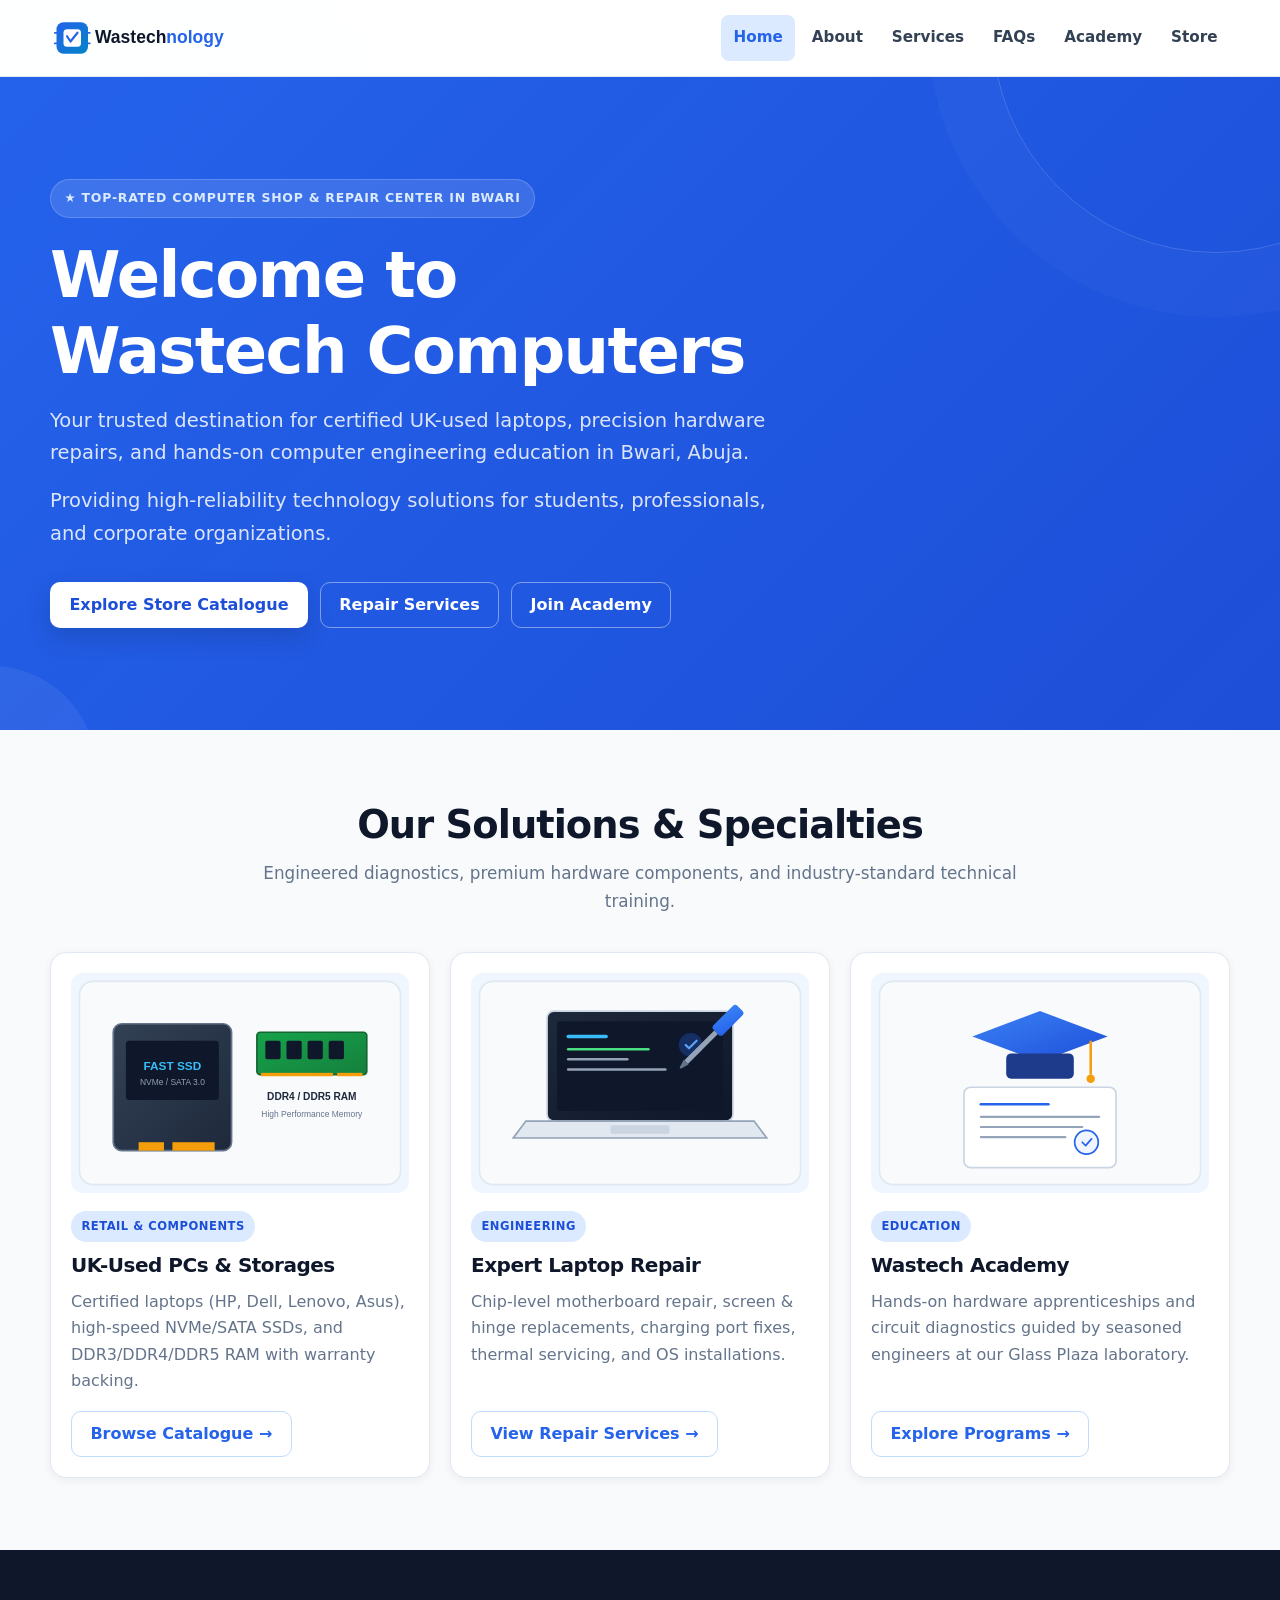
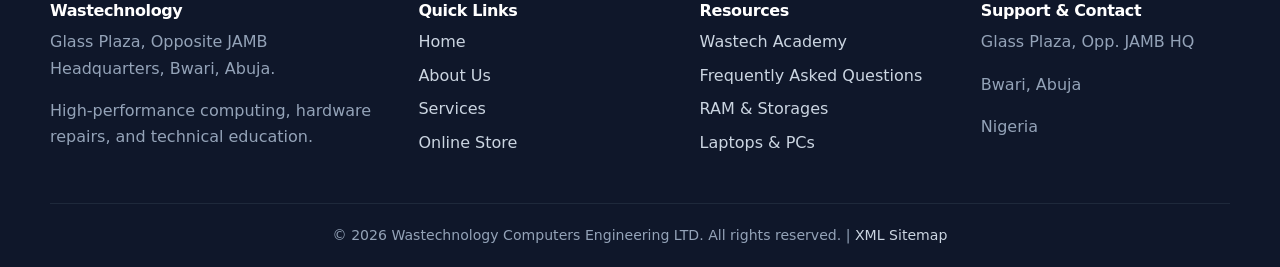
<file: index.html>
<!DOCTYPE html>
<html lang="en">

<head>
    <meta charset="UTF-8">
    <meta name="viewport" content="width=device-width, initial-scale=1.0">
    
    <!-- Primary SEO Meta Tags -->
    <title>Wastech Computers | Top Computer Shop, Laptop Repair &amp; Academy in Bwari, Abuja</title>
    <meta name="title" content="Wastech Computers | Top Computer Shop, Laptop Repair &amp; Academy in Bwari, Abuja">
    <meta name="description" content="Wastechnology Computers in Bwari, Abuja: Certified UK-used laptops, SSD/RAM upgrades, chip-level motherboard repair, genuine spare parts &amp; engineering academy at Glass Plaza opp. JAMB HQ.">
    <meta name="keywords" content="computer shop Bwari, laptop repair Abuja, UK used laptops Bwari, computer spare parts Abuja, Wastechnology, Wastech computers, Glass plaza Bwari, SSD RAM upgrade Abuja, computer training Bwari">
    <meta name="author" content="Wastechnology Computers Engineering LTD">
    <meta name="robots" content="index, follow, max-snippet:-1, max-image-preview:large, max-video-preview:-1">
    <meta name="theme-color" content="#2563eb">

    <!-- Site favicon -->
    <link rel="icon" href="/favicon.ico" sizes="any">
    <link rel="icon" type="image/png" sizes="96x96" href="/favicon.png">
    <link rel="icon" href="/favicon.svg" type="image/svg+xml">
    <link rel="manifest" href="/site.webmanifest">

    <!-- Canonical URL -->
    <link rel="canonical" href="https://wastechnology.com.ng/">

    <!-- Open Graph / Facebook -->
    <meta property="og:type" content="website">
    <meta property="og:locale" content="en_NG">
    <meta property="og:site_name" content="Wastechnology Computers">
    <meta property="og:url" content="https://wastechnology.com.ng/">
    <meta property="og:title" content="Wastech Computers | Top Computer Shop, Laptop Repair &amp; Academy in Bwari, Abuja">
    <meta property="og:description" content="Wastechnology Computers in Bwari, Abuja: Certified UK-used laptops, SSD/RAM upgrades, chip-level motherboard repair, genuine spare parts &amp; engineering academy at Glass Plaza.">
    <meta property="og:image" content="https://wastechnology.com.ng/assets/og-image.svg">
    <meta property="og:image:width" content="1200">
    <meta property="og:image:height" content="630">
    <meta property="og:image:alt" content="Wastechnology Computers Engineering LTD - Hardware &amp; IT Academy in Bwari, Abuja">

    <!-- Twitter Card -->
    <meta name="twitter:card" content="summary_large_image">
    <meta name="twitter:url" content="https://wastechnology.com.ng/">
    <meta name="twitter:title" content="Wastech Computers | Top Computer Shop, Laptop Repair &amp; Academy in Bwari, Abuja">
    <meta name="twitter:description" content="Certified UK-used laptops, SSD/RAM sales, chip-level motherboard repairs &amp; IT academy at Glass Plaza, Bwari, Abuja.">
    <meta name="twitter:image" content="https://wastechnology.com.ng/assets/og-image.svg">

    <!-- Stylesheet -->
    <link rel="stylesheet" href="style.css">

    <!-- JSON-LD Structured Data (Schema.org LocalBusiness) -->
    <script type="application/ld+json">
    {
      "@context": "https://schema.org",
      "@type": "ComputerStore",
      "name": "Wastechnology Computers Engineering LTD",
      "alternateName": "Wastech Computers",
      "url": "https://wastechnology.com.ng/",
      "logo": "https://wastechnology.com.ng/assets/logo.svg",
      "image": "https://wastechnology.com.ng/assets/og-image.svg",
      "description": "One of the premier computer engineering shops in Bwari, Abuja. Specializing in UK-used business and gaming laptops, chip-level laptop repairs, components, and practical tech training.",
      "telephone": "+2348000000000",
      "priceRange": "₦₦",
      "founder": {
        "@type": "Person",
        "name": "Ahmed Abdulwasiu"
      },
      "address": {
        "@type": "PostalAddress",
        "streetAddress": "Glass Plaza, Opposite JAMB Headquarters",
        "addressLocality": "Bwari",
        "addressRegion": "Abuja FCT",
        "addressCountry": "NG"
      },
      "geo": {
        "@type": "GeoCoordinates",
        "latitude": 9.2882,
        "longitude": 7.3776
      },
      "openingHoursSpecification": [
        {
          "@type": "OpeningHoursSpecification",
          "dayOfWeek": ["Monday", "Tuesday", "Wednesday", "Thursday", "Friday", "Saturday"],
          "opens": "08:30",
          "closes": "18:30"
        }
      ]
    }
    </script>
</head>

<body>
    <div class="page" itemscope itemtype="https://schema.org/LocalBusiness">
        <!-- Header & Semantic Navigation -->
        <header role="banner">
            <nav class="nav-links" role="navigation" aria-label="Main Navigation">
                <div class="brand-logo">
                    <a href="index.html" itemprop="url" aria-label="Wastechnology Home">
                        <img src="assets/logo.svg" alt="Wastechnology Computers Logo" width="180" height="42" decoding="async">
                    </a>
                </div>
                <div class="nav-menu" role="menubar">
                    <a href="index.html" class="active" aria-current="page" role="menuitem">Home</a>
                    <a href="about.html" role="menuitem">About</a>
                    <a href="services.html" role="menuitem">Services</a>
                    <a href="faqs.html" role="menuitem">FAQs</a>
                    <a href="academy.html" role="menuitem">Academy</a>
                    <a href="store.html" role="menuitem">Store</a>
                </div>
            </nav>
        </header>

        <!-- Main Landmark Content -->
        <main role="main">
            <!-- Hero / Greeting Section -->
            <section class="greeting" role="region" aria-labelledby="hero-title">
                <div class="greeting-wrapper">
                    <span class="greeting-badge" itemprop="award">★ Top-Rated Computer Shop &amp; Repair Center in Bwari</span>
                    <div class="greeting-content">
                        <h1 id="hero-title" itemprop="name">Welcome to Wastech Computers</h1>
                        <p itemprop="description">Your trusted destination for certified UK-used laptops, precision hardware repairs, and hands-on computer engineering education in Bwari, Abuja.</p>
                        <p>Providing high-reliability technology solutions for students, professionals, and corporate organizations.</p>
                    </div>
                    <div class="greeting-actions">
                        <a href="store.html" class="btn btn-primary" role="button">Explore Store Catalogue</a>
                        <a href="services.html" class="btn btn-outline" role="button">Repair Services</a>
                        <a href="academy.html" class="btn btn-outline" role="button">Join Academy</a>
                    </div>
                </div>
            </section>

            <!-- Highlights / Key Offerings with Lazy-Loaded Visuals and Alt Text -->
            <section class="container" role="region" aria-labelledby="highlights-title">
                <div class="section-header">
                    <h2 id="highlights-title">Our Solutions &amp; Specialties</h2>
                    <p>Engineered diagnostics, premium hardware components, and industry-standard technical training.</p>
                </div>

                <div class="grid-cards" role="list">
                    <!-- Store Highlight -->
                    <article class="card" role="listitem">
                        <img src="assets/hardware-storage.svg" alt="Computer SSD storage drives and high-speed RAM modules at Wastech Store" class="card-thumb" width="400" height="260" loading="lazy" decoding="async">
                        <span class="card-tag">Retail &amp; Components</span>
                        <h3>UK-Used PCs &amp; Storages</h3>
                        <p>Certified laptops (HP, Dell, Lenovo, Asus), high-speed NVMe/SATA SSDs, and DDR3/DDR4/DDR5 RAM with warranty backing.</p>
                        <a href="store.html" class="btn btn-outline">Browse Catalogue →</a>
                    </article>

                    <!-- Repair Highlight -->
                    <article class="card" role="listitem">
                        <img src="assets/laptop-repair.svg" alt="Laptop hardware diagnosis and motherboard repair at Wastechnology lab" class="card-thumb" width="400" height="260" loading="lazy" decoding="async">
                        <span class="card-tag">Engineering</span>
                        <h3>Expert Laptop Repair</h3>
                        <p>Chip-level motherboard repair, screen &amp; hinge replacements, charging port fixes, thermal servicing, and OS installations.</p>
                        <a href="services.html" class="btn btn-outline">View Repair Services →</a>
                    </article>

                    <!-- Academy Highlight -->
                    <article class="card" role="listitem">
                        <img src="assets/academy-learning.svg" alt="Wastech Academy students learning practical hardware engineering and computer maintenance" class="card-thumb" width="400" height="260" loading="lazy" decoding="async">
                        <span class="card-tag">Education</span>
                        <h3>Wastech Academy</h3>
                        <p>Hands-on hardware apprenticeships and circuit diagnostics guided by seasoned engineers at our Glass Plaza laboratory.</p>
                        <a href="academy.html" class="btn btn-outline">Explore Programs →</a>
                    </article>
                </div>
            </section>
        </main>

        <!-- Semantic Footer Landmark -->
        <footer role="contentinfo">
            <div class="footer-container">
                <div class="footer-grid">
                    <div class="footer-col">
                        <h4>Wastechnology</h4>
                        <p>Glass Plaza, Opposite JAMB Headquarters, Bwari, Abuja.</p>
                        <p>High-performance computing, hardware repairs, and technical education.</p>
                    </div>

                    <div class="footer-col">
                        <h4>Quick Links</h4>
                        <ul>
                            <li><a href="index.html">Home</a></li>
                            <li><a href="about.html">About Us</a></li>
                            <li><a href="services.html">Services</a></li>
                            <li><a href="store.html">Online Store</a></li>
                        </ul>
                    </div>

                    <div class="footer-col">
                        <h4>Resources</h4>
                        <ul>
                            <li><a href="academy.html">Wastech Academy</a></li>
                            <li><a href="faqs.html">Frequently Asked Questions</a></li>
                            <li><a href="store.html#ram">RAM &amp; Storages</a></li>
                            <li><a href="store.html#hp">Laptops &amp; PCs</a></li>
                        </ul>
                    </div>

                    <div class="footer-col">
                        <h4>Support &amp; Contact</h4>
                        <address itemscope itemtype="https://schema.org/PostalAddress">
                            <p><span itemprop="streetAddress">Glass Plaza, Opp. JAMB HQ</span></p>
                            <p><span itemprop="addressLocality">Bwari</span>, <span itemprop="addressRegion">Abuja</span></p>
                            <p>Nigeria</p>
                        </address>
                    </div>
                </div>

                <div class="footer-bottom">
                    <p>&copy; 2026 Wastechnology Computers Engineering LTD. All rights reserved. | <a href="sitemap.xml">XML Sitemap</a></p>
                </div>
            </div>
        </footer>
    </div>
</body>

</html>
</file>
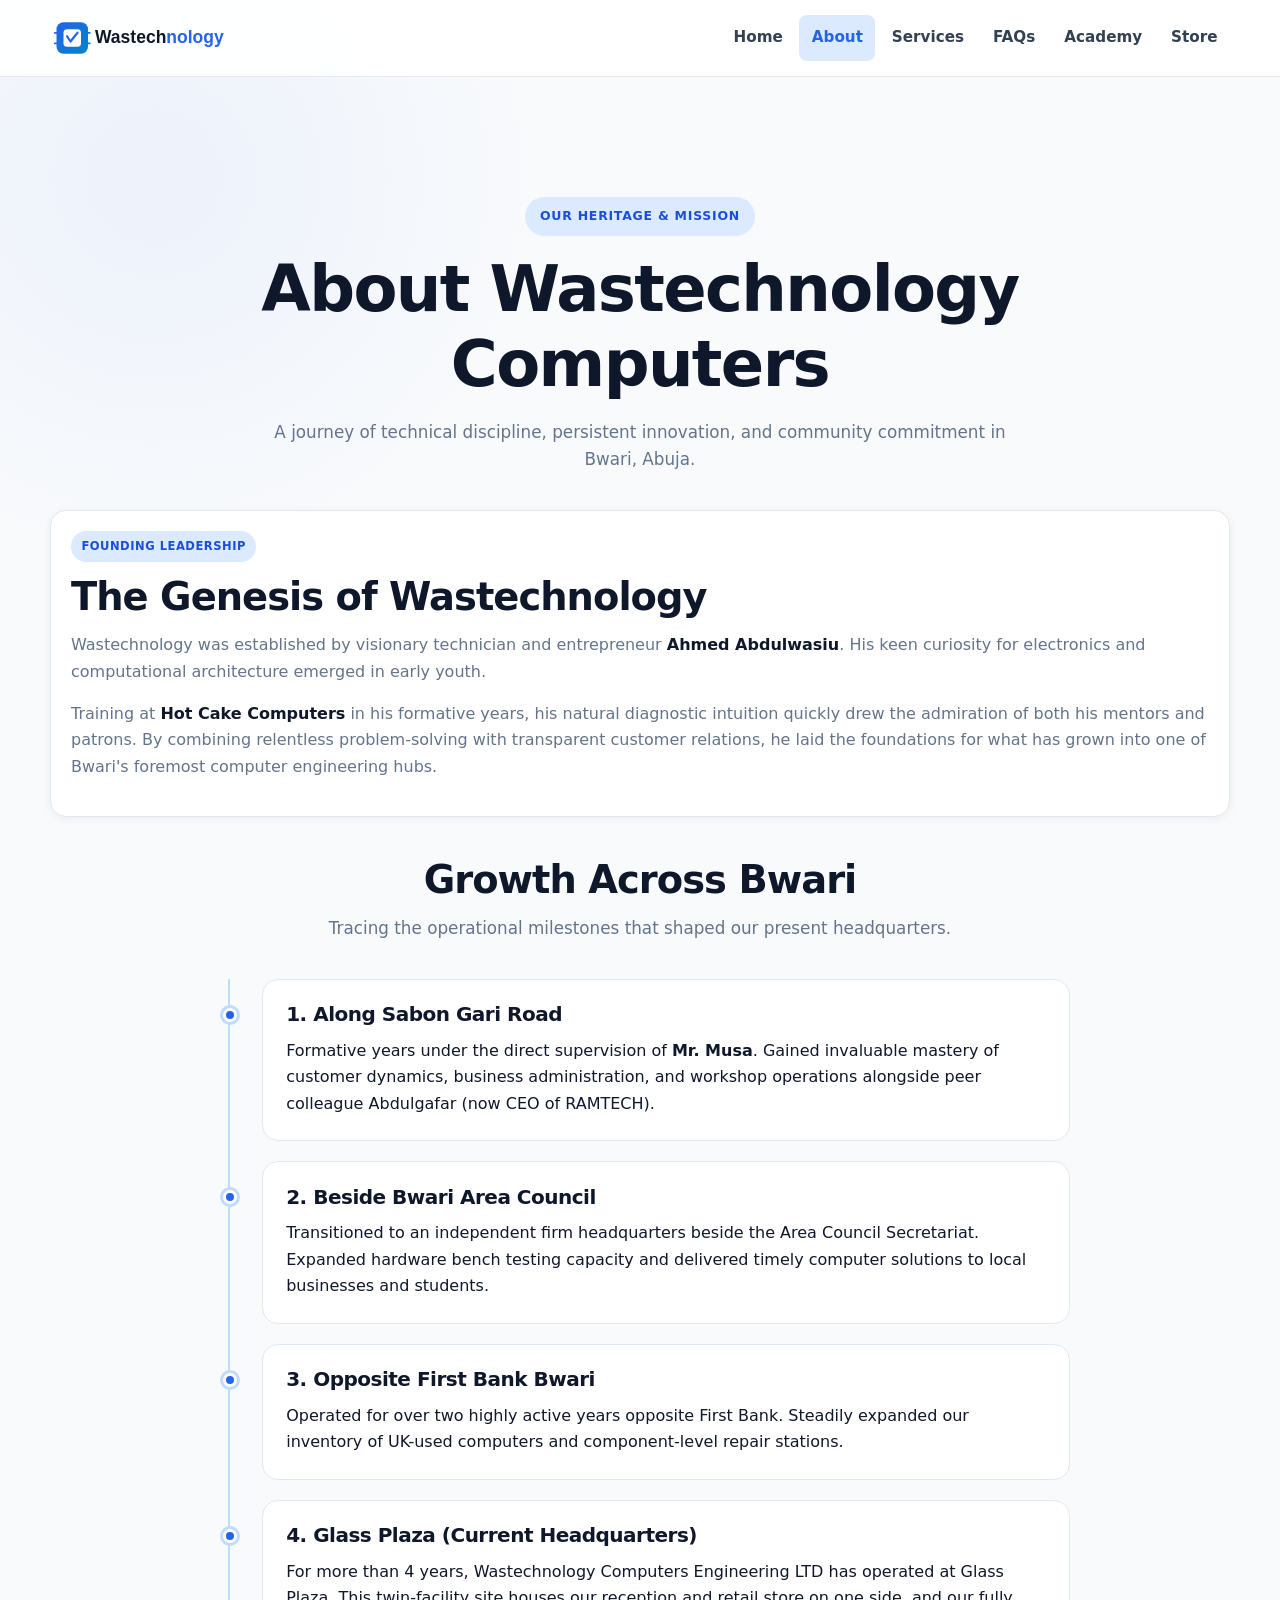
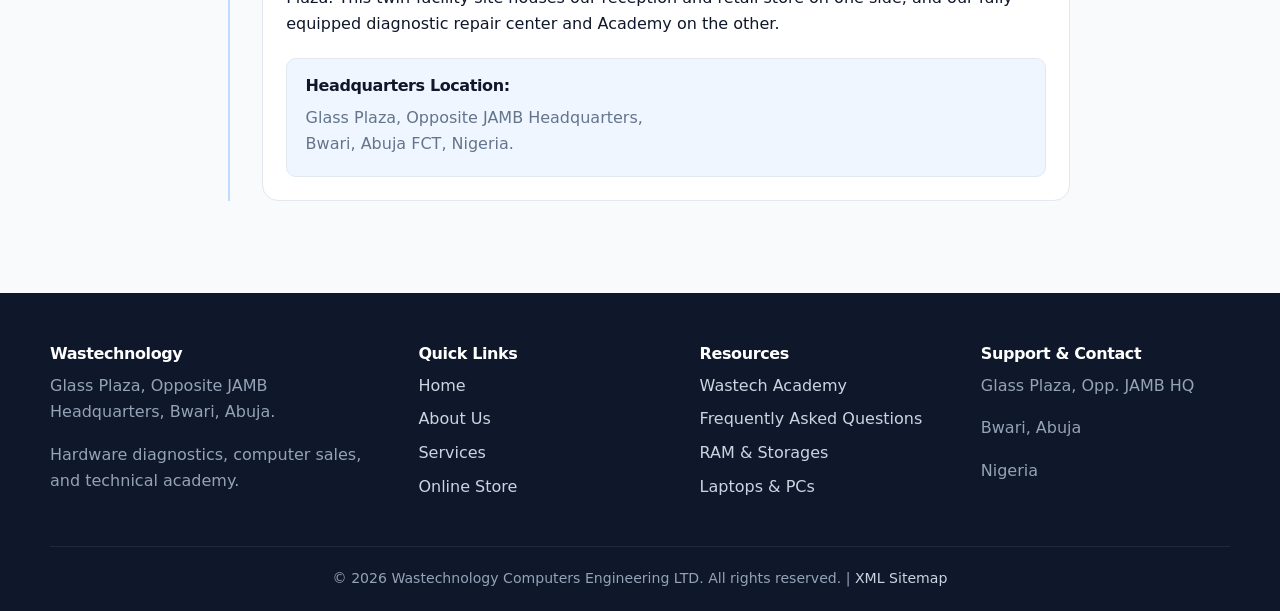
<file: about.html>
<!DOCTYPE html>
<html lang="en">

<head>
    <meta charset="UTF-8">
    <meta name="viewport" content="width=device-width, initial-scale=1.0">
    
    <!-- Primary SEO Meta Tags -->
    <title>About Us | Wastechnology Computers Engineering LTD, Bwari Abuja</title>
    <meta name="title" content="About Us | Wastechnology Computers Engineering LTD, Bwari Abuja">
    <meta name="description" content="Discover the story of Wastechnology Computers and founder Ahmed Abdulwasiu. Over 4 years at Glass Plaza Bwari offering premier laptop repairs, PC sales &amp; academy training.">
    <meta name="keywords" content="about Wastechnology, Ahmed Abdulwasiu, computer shop history Bwari, Glass Plaza Bwari computers, IT company Abuja, computer engineering firm Nigeria">
    <meta name="author" content="Wastechnology Computers Engineering LTD">
    <meta name="robots" content="index, follow, max-snippet:-1, max-image-preview:large, max-video-preview:-1">
    <meta name="theme-color" content="#2563eb">

    <!-- Site favicon -->
    <link rel="icon" href="/favicon.ico" sizes="any">
    <link rel="icon" type="image/png" sizes="96x96" href="/favicon.png">
    <link rel="icon" href="/favicon.svg" type="image/svg+xml">
    <link rel="manifest" href="/site.webmanifest">

    <!-- Canonical URL -->
    <link rel="canonical" href="https://wastechnology.com.ng/about.html">

    <!-- Open Graph / Facebook -->
    <meta property="og:type" content="website">
    <meta property="og:locale" content="en_NG">
    <meta property="og:site_name" content="Wastechnology Computers">
    <meta property="og:url" content="https://wastechnology.com.ng/about.html">
    <meta property="og:title" content="About Us | Wastechnology Computers Engineering LTD, Bwari Abuja">
    <meta property="og:description" content="Discover the story of Wastechnology Computers and founder Ahmed Abdulwasiu. Over 4 years at Glass Plaza Bwari providing quality repairs, PC sales &amp; academy.">
    <meta property="og:image" content="https://wastechnology.com.ng/assets/og-image.svg">
    <meta property="og:image:width" content="1200">
    <meta property="og:image:height" content="630">
    <meta property="og:image:alt" content="About Wastechnology Computers Engineering LTD">

    <!-- Twitter Card -->
    <meta name="twitter:card" content="summary_large_image">
    <meta name="twitter:url" content="https://wastechnology.com.ng/about.html">
    <meta name="twitter:title" content="About Us | Wastechnology Computers Engineering LTD, Bwari Abuja">
    <meta name="twitter:description" content="The journey, heritage and expansion of Wastechnology Computers under Ahmed Abdulwasiu in Bwari, Abuja.">
    <meta name="twitter:image" content="https://wastechnology.com.ng/assets/og-image.svg">

    <!-- Stylesheet -->
    <link rel="stylesheet" href="style.css">

    <!-- JSON-LD Structured Data (AboutPage & Organization) -->
    <script type="application/ld+json">
    {
      "@context": "https://schema.org",
      "@type": "AboutPage",
      "name": "About Wastechnology Computers",
      "url": "https://wastechnology.com.ng/about.html",
      "mainEntity": {
        "@type": "LocalBusiness",
        "name": "Wastechnology Computers Engineering LTD",
        "founder": {
          "@type": "Person",
          "name": "Ahmed Abdulwasiu",
          "jobTitle": "CEO & Lead Computer Engineer"
        },
        "address": {
          "@type": "PostalAddress",
          "streetAddress": "Glass Plaza, Opposite JAMB Headquarters",
          "addressLocality": "Bwari",
          "addressRegion": "Abuja FCT",
          "addressCountry": "NG"
        }
      }
    }
    </script>
</head>

<body>
    <div class="page about-page" itemscope itemtype="https://schema.org/LocalBusiness">
        <!-- Header & Semantic Navigation -->
        <header role="banner">
            <nav class="nav-links" role="navigation" aria-label="Main Navigation">
                <div class="brand-logo">
                    <a href="index.html" itemprop="url" aria-label="Wastechnology Home">
                        <img src="assets/logo.svg" alt="Wastechnology Computers Logo" width="180" height="42" decoding="async">
                    </a>
                </div>
                <div class="nav-menu" role="menubar">
                    <a href="index.html" role="menuitem">Home</a>
                    <a href="about.html" class="active" aria-current="page" role="menuitem">About</a>
                    <a href="services.html" role="menuitem">Services</a>
                    <a href="faqs.html" role="menuitem">FAQs</a>
                    <a href="academy.html" role="menuitem">Academy</a>
                    <a href="store.html" role="menuitem">Store</a>
                </div>
            </nav>
        </header>

        <!-- Main Landmark Content -->
        <main role="main" class="container">
            <section class="section-header" style="margin-top: 3rem;">
                <span class="greeting-badge">Our Heritage &amp; Mission</span>
                <h1 itemprop="name">About Wastechnology Computers</h1>
                <p itemprop="description">A journey of technical discipline, persistent innovation, and community commitment in Bwari, Abuja.</p>
            </section>

            <!-- Founder Section with Person Microdata -->
            <section role="region" aria-labelledby="founder-heading">
                <div class="card" itemprop="founder" itemscope itemtype="https://schema.org/Person" style="margin-bottom: 2.5rem;">
                    <span class="card-tag">Founding Leadership</span>
                    <h2 id="founder-heading">The Genesis of Wastechnology</h2>
                    <p>
                        Wastechnology was established by visionary technician and entrepreneur <strong itemprop="name">Ahmed Abdulwasiu</strong>. His keen curiosity for electronics and computational architecture emerged in early youth.
                    </p>
                    <p>
                        Training at <strong>Hot Cake Computers</strong> in his formative years, his natural diagnostic intuition quickly drew the admiration of both his mentors and patrons. By combining relentless problem-solving with transparent customer relations, he laid the foundations for what has grown into one of Bwari's foremost computer engineering hubs.
                    </p>
                </div>
            </section>

            <!-- Timeline of Company Expansion -->
            <section role="region" aria-labelledby="timeline-heading">
                <div class="section-header">
                    <h2 id="timeline-heading">Growth Across Bwari</h2>
                    <p>Tracing the operational milestones that shaped our present headquarters.</p>
                </div>

                <div class="timeline">
                    <article class="timeline-item">
                        <h3>1. Along Sabon Gari Road</h3>
                        <p>
                            Formative years under the direct supervision of <strong title="JAMB Staff Member">Mr. Musa</strong>. Gained invaluable mastery of customer dynamics, business administration, and workshop operations alongside peer colleague Abdulgafar (now CEO of RAMTECH).
                        </p>
                    </article>

                    <article class="timeline-item">
                        <h3>2. Beside Bwari Area Council</h3>
                        <p>
                            Transitioned to an independent firm headquarters beside the Area Council Secretariat. Expanded hardware bench testing capacity and delivered timely computer solutions to local businesses and students.
                        </p>
                    </article>

                    <article class="timeline-item">
                        <h3>3. Opposite First Bank Bwari</h3>
                        <p>
                            Operated for over two highly active years opposite First Bank. Steadily expanded our inventory of UK-used computers and component-level repair stations.
                        </p>
                    </article>

                    <article class="timeline-item">
                        <h3 title="Current Location">4. Glass Plaza (Current Headquarters)</h3>
                        <p>
                            For more than 4 years, Wastechnology Computers Engineering LTD has operated at Glass Plaza. This twin-facility site houses our reception and retail store on one side, and our fully equipped diagnostic repair center and Academy on the other.
                        </p>

                        <div class="address-box" itemprop="address" itemscope itemtype="https://schema.org/PostalAddress">
                            <h4>Headquarters Location:</h4>
                            <address>
                                <span itemprop="streetAddress">Glass Plaza, Opposite JAMB Headquarters</span>,<br>
                                <span itemprop="addressLocality">Bwari</span>,
                                <span itemprop="addressRegion">Abuja FCT</span>,
                                <span itemprop="addressCountry">Nigeria</span>.
                            </address>
                        </div>
                    </article>
                </div>
            </section>
        </main>

        <!-- Semantic Footer Landmark -->
        <footer role="contentinfo">
            <div class="footer-container">
                <div class="footer-grid">
                    <div class="footer-col">
                        <h4>Wastechnology</h4>
                        <p>Glass Plaza, Opposite JAMB Headquarters, Bwari, Abuja.</p>
                        <p>Hardware diagnostics, computer sales, and technical academy.</p>
                    </div>

                    <div class="footer-col">
                        <h4>Quick Links</h4>
                        <ul>
                            <li><a href="index.html">Home</a></li>
                            <li><a href="about.html">About Us</a></li>
                            <li><a href="services.html">Services</a></li>
                            <li><a href="store.html">Online Store</a></li>
                        </ul>
                    </div>

                    <div class="footer-col">
                        <h4>Resources</h4>
                        <ul>
                            <li><a href="academy.html">Wastech Academy</a></li>
                            <li><a href="faqs.html">Frequently Asked Questions</a></li>
                            <li><a href="store.html#ram">RAM &amp; Storages</a></li>
                            <li><a href="store.html#hp">Laptops &amp; PCs</a></li>
                        </ul>
                    </div>

                    <div class="footer-col">
                        <h4>Support &amp; Contact</h4>
                        <address itemscope itemtype="https://schema.org/PostalAddress">
                            <p><span itemprop="streetAddress">Glass Plaza, Opp. JAMB HQ</span></p>
                            <p><span itemprop="addressLocality">Bwari</span>, <span itemprop="addressRegion">Abuja</span></p>
                            <p>Nigeria</p>
                        </address>
                    </div>
                </div>

                <div class="footer-bottom">
                    <p>&copy; 2026 Wastechnology Computers Engineering LTD. All rights reserved. | <a href="sitemap.xml">XML Sitemap</a></p>
                </div>
            </div>
        </footer>
    </div>
</body>

</html>
</file>
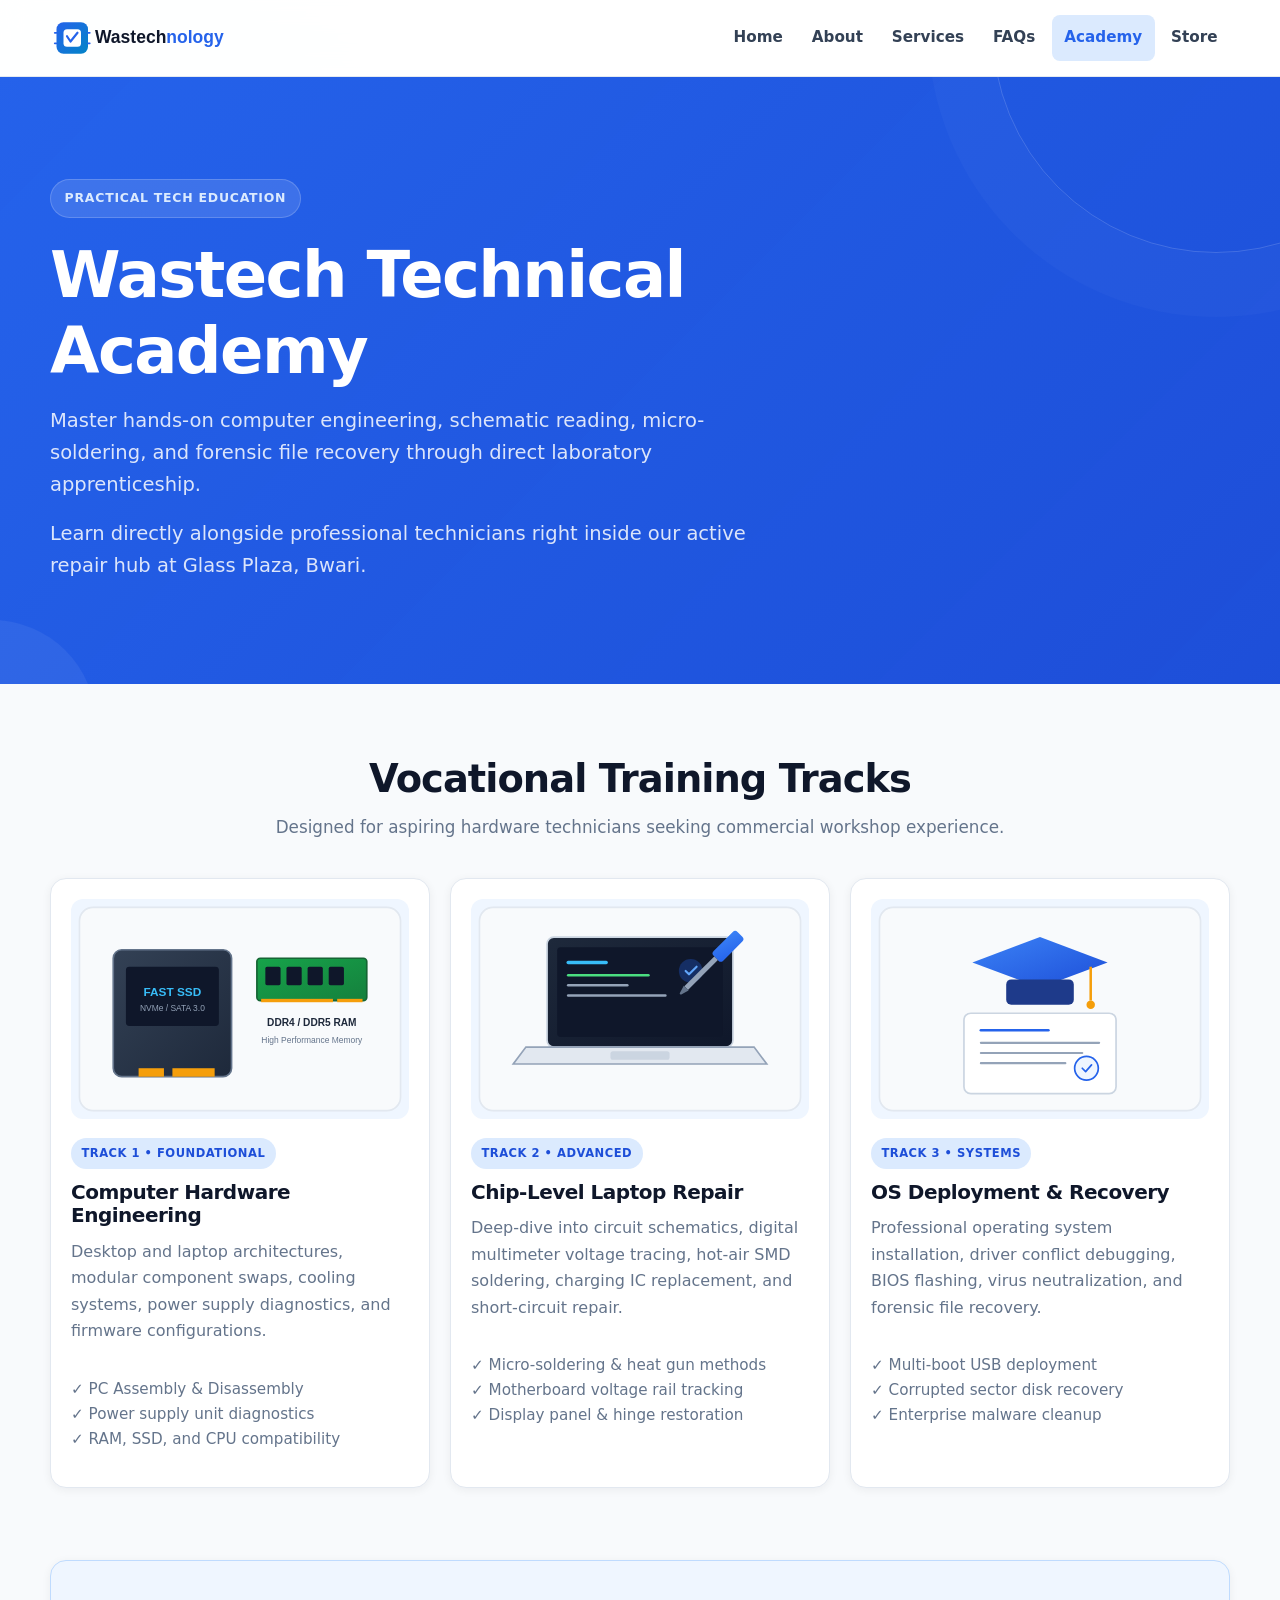
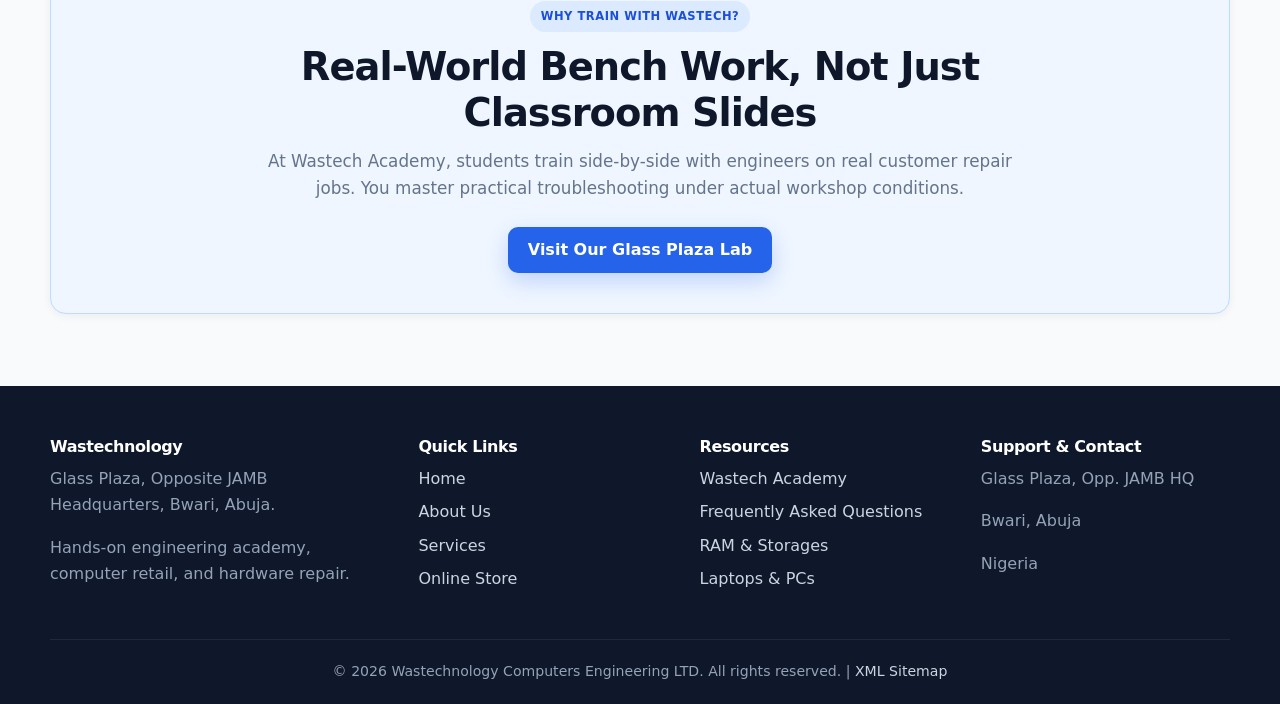
<file: academy.html>
<!DOCTYPE html>
<html lang="en">

<head>
    <meta charset="UTF-8">
    <meta name="viewport" content="width=device-width, initial-scale=1.0">
    
    <!-- Primary SEO Meta Tags -->
    <title>Wastech Technical Academy | Computer Engineering Training in Bwari, Abuja</title>
    <meta name="title" content="Wastech Technical Academy | Computer Engineering Training in Bwari, Abuja">
    <meta name="description" content="Enroll in practical computer engineering, chip-level laptop repair, and system administration training in Bwari, Abuja. Hands-on laboratory training at Glass Plaza.">
    <meta name="keywords" content="computer engineering training Bwari, learn laptop repair Abuja, computer hardware school Abuja, IT apprenticeship Bwari, micro soldering course Abuja, Wastech Academy">
    <meta name="author" content="Wastechnology Computers Engineering LTD">
    <meta name="robots" content="index, follow, max-snippet:-1, max-image-preview:large, max-video-preview:-1">
    <meta name="theme-color" content="#2563eb">

    <!-- Site favicon -->
    <link rel="icon" href="/favicon.ico" sizes="any">
    <link rel="icon" type="image/png" sizes="96x96" href="/favicon.png">
    <link rel="icon" href="/favicon.svg" type="image/svg+xml">
    <link rel="manifest" href="/site.webmanifest">

    <!-- Canonical URL -->
    <link rel="canonical" href="https://wastechnology.com.ng/academy.html">

    <!-- Open Graph / Facebook -->
    <meta property="og:type" content="website">
    <meta property="og:locale" content="en_NG">
    <meta property="og:site_name" content="Wastechnology Computers">
    <meta property="og:url" content="https://wastechnology.com.ng/academy.html">
    <meta property="og:title" content="Wastech Technical Academy | Computer Engineering Training in Bwari, Abuja">
    <meta property="og:description" content="Practical computer engineering, chip-level motherboard repair, and system diagnostics courses at Glass Plaza, Bwari.">
    <meta property="og:image" content="https://wastechnology.com.ng/assets/og-image.svg">
    <meta property="og:image:width" content="1200">
    <meta property="og:image:height" content="630">
    <meta property="og:image:alt" content="Wastech Academy Practical Computer Engineering Courses">

    <!-- Twitter Card -->
    <meta name="twitter:card" content="summary_large_image">
    <meta name="twitter:url" content="https://wastechnology.com.ng/academy.html">
    <meta name="twitter:title" content="Wastech Technical Academy | Computer Engineering Training in Bwari, Abuja">
    <meta name="twitter:description" content="Practical computer engineering, chip-level motherboard repair, and system diagnostics courses in Bwari.">
    <meta name="twitter:image" content="https://wastechnology.com.ng/assets/og-image.svg">

    <!-- Stylesheet -->
    <link rel="stylesheet" href="style.css">

    <!-- JSON-LD Structured Data (EducationalOrganization & Course) -->
    <script type="application/ld+json">
    {
      "@context": "https://schema.org",
      "@type": "EducationalOrganization",
      "name": "Wastech Technical Academy",
      "url": "https://wastechnology.com.ng/academy.html",
      "description": "Practical computer hardware engineering and chip-level diagnostic training institute in Bwari, Abuja.",
      "address": {
        "@type": "PostalAddress",
        "streetAddress": "Glass Plaza, Opposite JAMB Headquarters",
        "addressLocality": "Bwari",
        "addressRegion": "Abuja FCT",
        "addressCountry": "NG"
      },
      "hasCourse": [
        {
          "@type": "Course",
          "name": "Computer Hardware Engineering",
          "description": "Desktop and laptop component diagnostics, PC assembly, and power supply repairs.",
          "provider": {
            "@type": "Organization",
            "name": "Wastech Technical Academy"
          }
        },
        {
          "@type": "Course",
          "name": "Chip-Level Laptop Repair",
          "description": "Motherboard schematic analysis, SMD micro-soldering, and voltage tracing.",
          "provider": {
            "@type": "Organization",
            "name": "Wastech Technical Academy"
          }
        },
        {
          "@type": "Course",
          "name": "OS Deployment & Data Recovery",
          "description": "Enterprise software staging, file recovery, and deep virus removal.",
          "provider": {
            "@type": "Organization",
            "name": "Wastech Technical Academy"
          }
        }
      ]
    }
    </script>
</head>

<body>
    <div class="page" itemscope itemtype="https://schema.org/EducationalOrganization">
        <!-- Header & Semantic Navigation -->
        <header role="banner">
            <nav class="nav-links" role="navigation" aria-label="Main Navigation">
                <div class="brand-logo">
                    <a href="index.html" itemprop="url" aria-label="Wastechnology Home">
                        <img src="assets/logo.svg" alt="Wastechnology Computers Logo" width="180" height="42" decoding="async">
                    </a>
                </div>
                <div class="nav-menu" role="menubar">
                    <a href="index.html" role="menuitem">Home</a>
                    <a href="about.html" role="menuitem">About</a>
                    <a href="services.html" role="menuitem">Services</a>
                    <a href="faqs.html" role="menuitem">FAQs</a>
                    <a href="academy.html" class="active" aria-current="page" role="menuitem">Academy</a>
                    <a href="store.html" role="menuitem">Store</a>
                </div>
            </nav>
        </header>

        <!-- Main Landmark Content -->
        <main role="main">
            <!-- Hero / Greeting -->
            <section class="greeting" role="region" aria-labelledby="academy-hero">
                <div class="greeting-wrapper">
                    <span class="greeting-badge">Practical Tech Education</span>
                    <div class="greeting-content">
                        <h1 id="academy-hero" itemprop="name">Wastech Technical Academy</h1>
                        <p itemprop="description">
                            Master hands-on computer engineering, schematic reading, micro-soldering, and forensic file recovery through direct laboratory apprenticeship.
                        </p>
                        <p>Learn directly alongside professional technicians right inside our active repair hub at Glass Plaza, Bwari.</p>
                    </div>
                </div>
            </section>

            <!-- Programs & Courses Section with Microdata, Lazy Loading, and Alt Text -->
            <section class="container" role="region" aria-labelledby="programs-title">
                <div class="section-header">
                    <h2 id="programs-title">Vocational Training Tracks</h2>
                    <p>Designed for aspiring hardware technicians seeking commercial workshop experience.</p>
                </div>

                <div class="grid-cards" role="list">
                    <!-- Track 1 -->
                    <article class="card" role="listitem" itemscope itemtype="https://schema.org/Course">
                        <img src="assets/hardware-storage.svg" alt="Hardware components, RAM, and CPU training modules in Wastech Academy" class="card-thumb" width="400" height="260" loading="lazy" decoding="async">
                        <span class="academy-badge">Track 1 • Foundational</span>
                        <h3 itemprop="name">Computer Hardware Engineering</h3>
                        <p itemprop="description">
                            Desktop and laptop architectures, modular component swaps, cooling systems, power supply diagnostics, and firmware configurations.
                        </p>
                        <ul style="list-style: none; padding: 0; margin-top: 1rem; color: var(--text-muted); font-size: 0.95rem;">
                            <li>✓ PC Assembly &amp; Disassembly</li>
                            <li>✓ Power supply unit diagnostics</li>
                            <li>✓ RAM, SSD, and CPU compatibility</li>
                        </ul>
                    </article>

                    <!-- Track 2 -->
                    <article class="card" role="listitem" itemscope itemtype="https://schema.org/Course">
                        <img src="assets/laptop-repair.svg" alt="Laptop motherboard schematic reading and micro soldering practical session" class="card-thumb" width="400" height="260" loading="lazy" decoding="async">
                        <span class="academy-badge">Track 2 • Advanced</span>
                        <h3 itemprop="name">Chip-Level Laptop Repair</h3>
                        <p itemprop="description">
                            Deep-dive into circuit schematics, digital multimeter voltage tracing, hot-air SMD soldering, charging IC replacement, and short-circuit repair.
                        </p>
                        <ul style="list-style: none; padding: 0; margin-top: 1rem; color: var(--text-muted); font-size: 0.95rem;">
                            <li>✓ Micro-soldering &amp; heat gun methods</li>
                            <li>✓ Motherboard voltage rail tracking</li>
                            <li>✓ Display panel &amp; hinge restoration</li>
                        </ul>
                    </article>

                    <!-- Track 3 -->
                    <article class="card" role="listitem" itemscope itemtype="https://schema.org/Course">
                        <img src="assets/academy-learning.svg" alt="Operating system deployment and hard drive data recovery practical" class="card-thumb" width="400" height="260" loading="lazy" decoding="async">
                        <span class="academy-badge">Track 3 • Systems</span>
                        <h3 itemprop="name">OS Deployment &amp; Recovery</h3>
                        <p itemprop="description">
                            Professional operating system installation, driver conflict debugging, BIOS flashing, virus neutralization, and forensic file recovery.
                        </p>
                        <ul style="list-style: none; padding: 0; margin-top: 1rem; color: var(--text-muted); font-size: 0.95rem;">
                            <li>✓ Multi-boot USB deployment</li>
                            <li>✓ Corrupted sector disk recovery</li>
                            <li>✓ Enterprise malware cleanup</li>
                        </ul>
                    </article>
                </div>
            </section>

            <!-- Learning Environment Highlights -->
            <section class="container" role="region" aria-labelledby="highlights-heading" style="padding-top: 0;">
                <div class="card" style="background: var(--bg-accent-soft); border-color: var(--primary-subtle); padding: 2.5rem;">
                    <div style="max-width: 750px; margin: 0 auto; text-align: center;">
                        <span class="card-tag">Why Train With Wastech?</span>
                        <h2 id="highlights-heading">Real-World Bench Work, Not Just Classroom Slides</h2>
                        <p style="font-size: 1.05rem;">
                            At Wastech Academy, students train side-by-side with engineers on real customer repair jobs. You master practical troubleshooting under actual workshop conditions.
                        </p>
                        <div style="margin-top: 1.5rem;">
                            <a href="about.html" class="btn btn-primary">Visit Our Glass Plaza Lab</a>
                        </div>
                    </div>
                </div>
            </section>
        </main>

        <!-- Semantic Footer Landmark -->
        <footer role="contentinfo">
            <div class="footer-container">
                <div class="footer-grid">
                    <div class="footer-col">
                        <h4>Wastechnology</h4>
                        <p>Glass Plaza, Opposite JAMB Headquarters, Bwari, Abuja.</p>
                        <p>Hands-on engineering academy, computer retail, and hardware repair.</p>
                    </div>

                    <div class="footer-col">
                        <h4>Quick Links</h4>
                        <ul>
                            <li><a href="index.html">Home</a></li>
                            <li><a href="about.html">About Us</a></li>
                            <li><a href="services.html">Services</a></li>
                            <li><a href="store.html">Online Store</a></li>
                        </ul>
                    </div>

                    <div class="footer-col">
                        <h4>Resources</h4>
                        <ul>
                            <li><a href="academy.html">Wastech Academy</a></li>
                            <li><a href="faqs.html">Frequently Asked Questions</a></li>
                            <li><a href="store.html#ram">RAM &amp; Storages</a></li>
                            <li><a href="store.html#hp">Laptops &amp; PCs</a></li>
                        </ul>
                    </div>

                    <div class="footer-col">
                        <h4>Support &amp; Contact</h4>
                        <address itemscope itemtype="https://schema.org/PostalAddress">
                            <p><span itemprop="streetAddress">Glass Plaza, Opp. JAMB HQ</span></p>
                            <p><span itemprop="addressLocality">Bwari</span>, <span itemprop="addressRegion">Abuja</span></p>
                            <p>Nigeria</p>
                        </address>
                    </div>
                </div>

                <div class="footer-bottom">
                    <p>&copy; 2026 Wastechnology Computers Engineering LTD. All rights reserved. | <a href="sitemap.xml">XML Sitemap</a></p>
                </div>
            </div>
        </footer>
    </div>
</body>

</html>
</file>
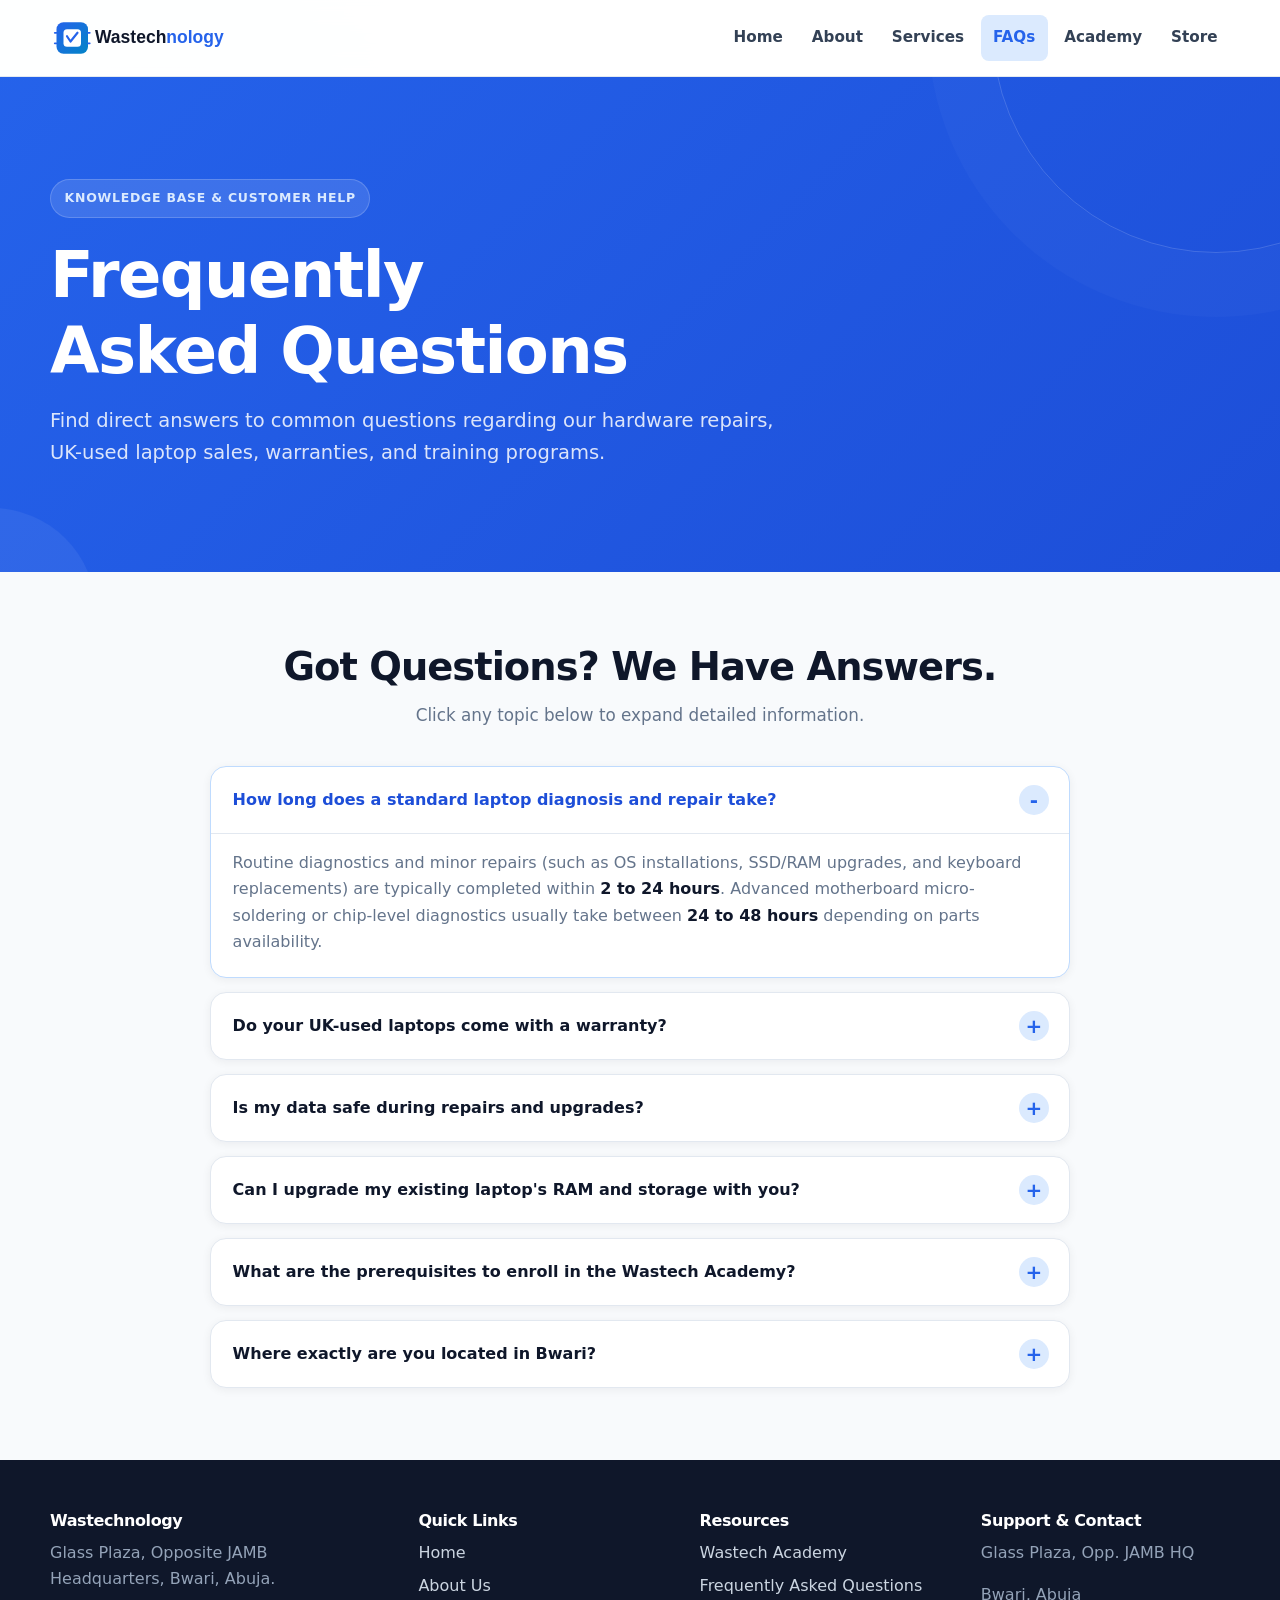
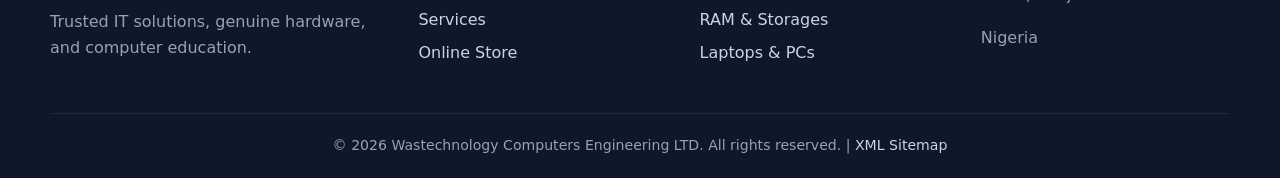
<file: faqs.html>
<!DOCTYPE html>
<html lang="en">

<head>
    <meta charset="UTF-8">
    <meta name="viewport" content="width=device-width, initial-scale=1.0">
    
    <!-- Primary SEO Meta Tags -->
    <title>FAQs | Laptop Repair, Warranties &amp; Tech Academy in Bwari, Abuja</title>
    <meta name="title" content="FAQs | Laptop Repair, Warranties &amp; Tech Academy in Bwari, Abuja">
    <meta name="description" content="Frequently asked questions about computer repairs, turnaround time, testing warranties on UK-used laptops &amp; practical tech academy enrollment at Wastechnology Bwari Abuja.">
    <meta name="keywords" content="computer repair FAQs Bwari, laptop warranty Abuja, computer training admission Bwari, how much to fix laptop screen Abuja, Wastechnology help">
    <meta name="author" content="Wastechnology Computers Engineering LTD">
    <meta name="robots" content="index, follow, max-snippet:-1, max-image-preview:large, max-video-preview:-1">
    <meta name="theme-color" content="#2563eb">

    <!-- Site favicon -->
    <link rel="icon" href="/favicon.ico" sizes="any">
    <link rel="icon" type="image/png" sizes="96x96" href="/favicon.png">
    <link rel="icon" href="/favicon.svg" type="image/svg+xml">
    <link rel="manifest" href="/site.webmanifest">

    <!-- Canonical URL -->
    <link rel="canonical" href="https://wastechnology.com.ng/faqs.html">

    <!-- Open Graph / Facebook -->
    <meta property="og:type" content="website">
    <meta property="og:locale" content="en_NG">
    <meta property="og:site_name" content="Wastechnology Computers">
    <meta property="og:url" content="https://wastechnology.com.ng/faqs.html">
    <meta property="og:title" content="FAQs | Laptop Repair, Warranties &amp; Tech Academy in Bwari, Abuja">
    <meta property="og:description" content="Direct answers regarding repair turnaround, data security, laptop warranty coverage, and engineering academy enrollment at Wastechnology.">
    <meta property="og:image" content="https://wastechnology.com.ng/assets/og-image.svg">
    <meta property="og:image:width" content="1200">
    <meta property="og:image:height" content="630">
    <meta property="og:image:alt" content="Wastechnology FAQ and Customer Support">

    <!-- Twitter Card -->
    <meta name="twitter:card" content="summary_large_image">
    <meta name="twitter:url" content="https://wastechnology.com.ng/faqs.html">
    <meta name="twitter:title" content="FAQs | Laptop Repair, Warranties &amp; Tech Academy in Bwari, Abuja">
    <meta name="twitter:description" content="Direct answers about computer repairs, laptop warranty, and academy classes at Glass Plaza, Bwari.">
    <meta name="twitter:image" content="https://wastechnology.com.ng/assets/og-image.svg">

    <!-- Stylesheet -->
    <link rel="stylesheet" href="style.css">

    <!-- JSON-LD Structured Data (FAQPage) -->
    <script type="application/ld+json">
    {
      "@context": "https://schema.org",
      "@type": "FAQPage",
      "mainEntity": [
        {
          "@type": "Question",
          "name": "How long does a standard laptop diagnosis and repair take?",
          "acceptedAnswer": {
            "@type": "Answer",
            "text": "Routine diagnostics and minor repairs (such as OS installations, SSD/RAM upgrades, and keyboard replacements) are typically completed within 2 to 24 hours. Advanced motherboard micro-soldering or chip-level diagnostics usually take between 24 to 48 hours depending on parts availability."
          }
        },
        {
          "@type": "Question",
          "name": "Do your UK-used laptops come with a warranty?",
          "acceptedAnswer": {
            "@type": "Answer",
            "text": "Yes. All UK-used computers sold at Wastechnology are stress-tested and certified. Each system includes our standard testing warranty covering hardware integrity, screen functionality, and battery health."
          }
        },
        {
          "@type": "Question",
          "name": "Is my data safe during repairs and upgrades?",
          "acceptedAnswer": {
            "@type": "Answer",
            "text": "We maintain strict privacy and data confidentiality protocols. For storage upgrades or OS re-installations, we offer comprehensive data backup and transfer services to ensure your files and settings remain secure."
          }
        },
        {
          "@type": "Question",
          "name": "Can I upgrade my existing laptop's RAM and storage with you?",
          "acceptedAnswer": {
            "@type": "Answer",
            "text": "Absolutely! Bring your computer to our Glass Plaza workshop for a free compatibility assessment. We stock high-speed DDR3, DDR4, and DDR5 RAM, as well as SATA and NVMe M.2 SSDs."
          }
        },
        {
          "@type": "Question",
          "name": "What are the prerequisites to enroll in the Wastech Academy?",
          "acceptedAnswer": {
            "@type": "Answer",
            "text": "No prior technical background is required for beginner courses. Our instructors guide you from basic electronics and computer architecture all the way up to advanced troubleshooting, circuit diagnosis, and OS deployment."
          }
        },
        {
          "@type": "Question",
          "name": "Where exactly are you located in Bwari?",
          "acceptedAnswer": {
            "@type": "Answer",
            "text": "We are located at Glass Plaza, directly Opposite the JAMB Headquarters in Bwari, Abuja. We are open Mondays through Saturdays."
          }
        }
      ]
    }
    </script>
</head>

<body>
    <div class="page" itemscope itemtype="https://schema.org/FAQPage">
        <!-- Header & Semantic Navigation -->
        <header role="banner">
            <nav class="nav-links" role="navigation" aria-label="Main Navigation">
                <div class="brand-logo">
                    <a href="index.html" itemprop="url" aria-label="Wastechnology Home">
                        <img src="assets/logo.svg" alt="Wastechnology Computers Logo" width="180" height="42" decoding="async">
                    </a>
                </div>
                <div class="nav-menu" role="menubar">
                    <a href="index.html" role="menuitem">Home</a>
                    <a href="about.html" role="menuitem">About</a>
                    <a href="services.html" role="menuitem">Services</a>
                    <a href="faqs.html" class="active" aria-current="page" role="menuitem">FAQs</a>
                    <a href="academy.html" role="menuitem">Academy</a>
                    <a href="store.html" role="menuitem">Store</a>
                </div>
            </nav>
        </header>

        <!-- Main Landmark Content -->
        <main role="main">
            <!-- Hero Section -->
            <section class="greeting" role="region" aria-labelledby="faqs-hero">
                <div class="greeting-wrapper">
                    <span class="greeting-badge">Knowledge Base &amp; Customer Help</span>
                    <div class="greeting-content">
                        <h1 id="faqs-hero">Frequently Asked Questions</h1>
                        <p>Find direct answers to common questions regarding our hardware repairs, UK-used laptop sales, warranties, and training programs.</p>
                    </div>
                </div>
            </section>

            <!-- FAQ Accordion List with Pure HTML/CSS & Schema Microdata -->
            <section class="container" role="region" aria-labelledby="faq-items-title">
                <div class="section-header">
                    <h2 id="faq-items-title">Got Questions? We Have Answers.</h2>
                    <p>Click any topic below to expand detailed information.</p>
                </div>

                <div class="faq-list" role="list">
                    <!-- FAQ 1 -->
                    <details class="faq-item" role="listitem" itemscope itemprop="mainEntity" itemtype="https://schema.org/Question" open>
                        <summary itemprop="name">How long does a standard laptop diagnosis and repair take?</summary>
                        <div class="faq-answer" itemscope itemprop="acceptedAnswer" itemtype="https://schema.org/Answer">
                            <p itemprop="text">
                                Routine diagnostics and minor repairs (such as OS installations, SSD/RAM upgrades, and keyboard replacements) are typically completed within <strong>2 to 24 hours</strong>. Advanced motherboard micro-soldering or chip-level diagnostics usually take between <strong>24 to 48 hours</strong> depending on parts availability.
                            </p>
                        </div>
                    </details>

                    <!-- FAQ 2 -->
                    <details class="faq-item" role="listitem" itemscope itemprop="mainEntity" itemtype="https://schema.org/Question">
                        <summary itemprop="name">Do your UK-used laptops come with a warranty?</summary>
                        <div class="faq-answer" itemscope itemprop="acceptedAnswer" itemtype="https://schema.org/Answer">
                            <p itemprop="text">
                                Yes. All UK-used computers sold at Wastechnology are stress-tested and certified. Each system includes our <strong>standard testing warranty</strong> covering hardware integrity, screen functionality, and battery health.
                            </p>
                        </div>
                    </details>

                    <!-- FAQ 3 -->
                    <details class="faq-item" role="listitem" itemscope itemprop="mainEntity" itemtype="https://schema.org/Question">
                        <summary itemprop="name">Is my data safe during repairs and upgrades?</summary>
                        <div class="faq-answer" itemscope itemprop="acceptedAnswer" itemtype="https://schema.org/Answer">
                            <p itemprop="text">
                                We maintain strict privacy and data confidentiality protocols. For storage upgrades or OS re-installations, we offer comprehensive <strong>data backup and transfer services</strong> to ensure your files and settings remain secure.
                            </p>
                        </div>
                    </details>

                    <!-- FAQ 4 -->
                    <details class="faq-item" role="listitem" itemscope itemprop="mainEntity" itemtype="https://schema.org/Question">
                        <summary itemprop="name">Can I upgrade my existing laptop's RAM and storage with you?</summary>
                        <div class="faq-answer" itemscope itemprop="acceptedAnswer" itemtype="https://schema.org/Answer">
                            <p itemprop="text">
                                Absolutely! Bring your computer to our Glass Plaza workshop for a free compatibility assessment. We stock high-speed DDR3, DDR4, and DDR5 RAM, as well as SATA and NVMe M.2 SSDs.
                            </p>
                        </div>
                    </details>

                    <!-- FAQ 5 -->
                    <details class="faq-item" role="listitem" itemscope itemprop="mainEntity" itemtype="https://schema.org/Question">
                        <summary itemprop="name">What are the prerequisites to enroll in the Wastech Academy?</summary>
                        <div class="faq-answer" itemscope itemprop="acceptedAnswer" itemtype="https://schema.org/Answer">
                            <p itemprop="text">
                                No prior technical background is required for beginner courses. Our instructors guide you from basic electronics and computer architecture all the way up to advanced troubleshooting, circuit diagnosis, and OS deployment.
                            </p>
                        </div>
                    </details>

                    <!-- FAQ 6 -->
                    <details class="faq-item" role="listitem" itemscope itemprop="mainEntity" itemtype="https://schema.org/Question">
                        <summary itemprop="name">Where exactly are you located in Bwari?</summary>
                        <div class="faq-answer" itemscope itemprop="acceptedAnswer" itemtype="https://schema.org/Answer">
                            <p itemprop="text">
                                We are located at <strong>Glass Plaza, directly Opposite the JAMB Headquarters</strong> in Bwari, Abuja. We are open Mondays through Saturdays.
                            </p>
                        </div>
                    </details>
                </div>
            </section>
        </main>

        <!-- Semantic Footer Landmark -->
        <footer role="contentinfo">
            <div class="footer-container">
                <div class="footer-grid">
                    <div class="footer-col">
                        <h4>Wastechnology</h4>
                        <p>Glass Plaza, Opposite JAMB Headquarters, Bwari, Abuja.</p>
                        <p>Trusted IT solutions, genuine hardware, and computer education.</p>
                    </div>

                    <div class="footer-col">
                        <h4>Quick Links</h4>
                        <ul>
                            <li><a href="index.html">Home</a></li>
                            <li><a href="about.html">About Us</a></li>
                            <li><a href="services.html">Services</a></li>
                            <li><a href="store.html">Online Store</a></li>
                        </ul>
                    </div>

                    <div class="footer-col">
                        <h4>Resources</h4>
                        <ul>
                            <li><a href="academy.html">Wastech Academy</a></li>
                            <li><a href="faqs.html">Frequently Asked Questions</a></li>
                            <li><a href="store.html#ram">RAM &amp; Storages</a></li>
                            <li><a href="store.html#hp">Laptops &amp; PCs</a></li>
                        </ul>
                    </div>

                    <div class="footer-col">
                        <h4>Support &amp; Contact</h4>
                        <address itemscope itemtype="https://schema.org/PostalAddress">
                            <p><span itemprop="streetAddress">Glass Plaza, Opp. JAMB HQ</span></p>
                            <p><span itemprop="addressLocality">Bwari</span>, <span itemprop="addressRegion">Abuja</span></p>
                            <p>Nigeria</p>
                        </address>
                    </div>
                </div>

                <div class="footer-bottom">
                    <p>&copy; 2026 Wastechnology Computers Engineering LTD. All rights reserved. | <a href="sitemap.xml">XML Sitemap</a></p>
                </div>
            </div>
        </footer>
    </div>
</body>

</html>
</file>
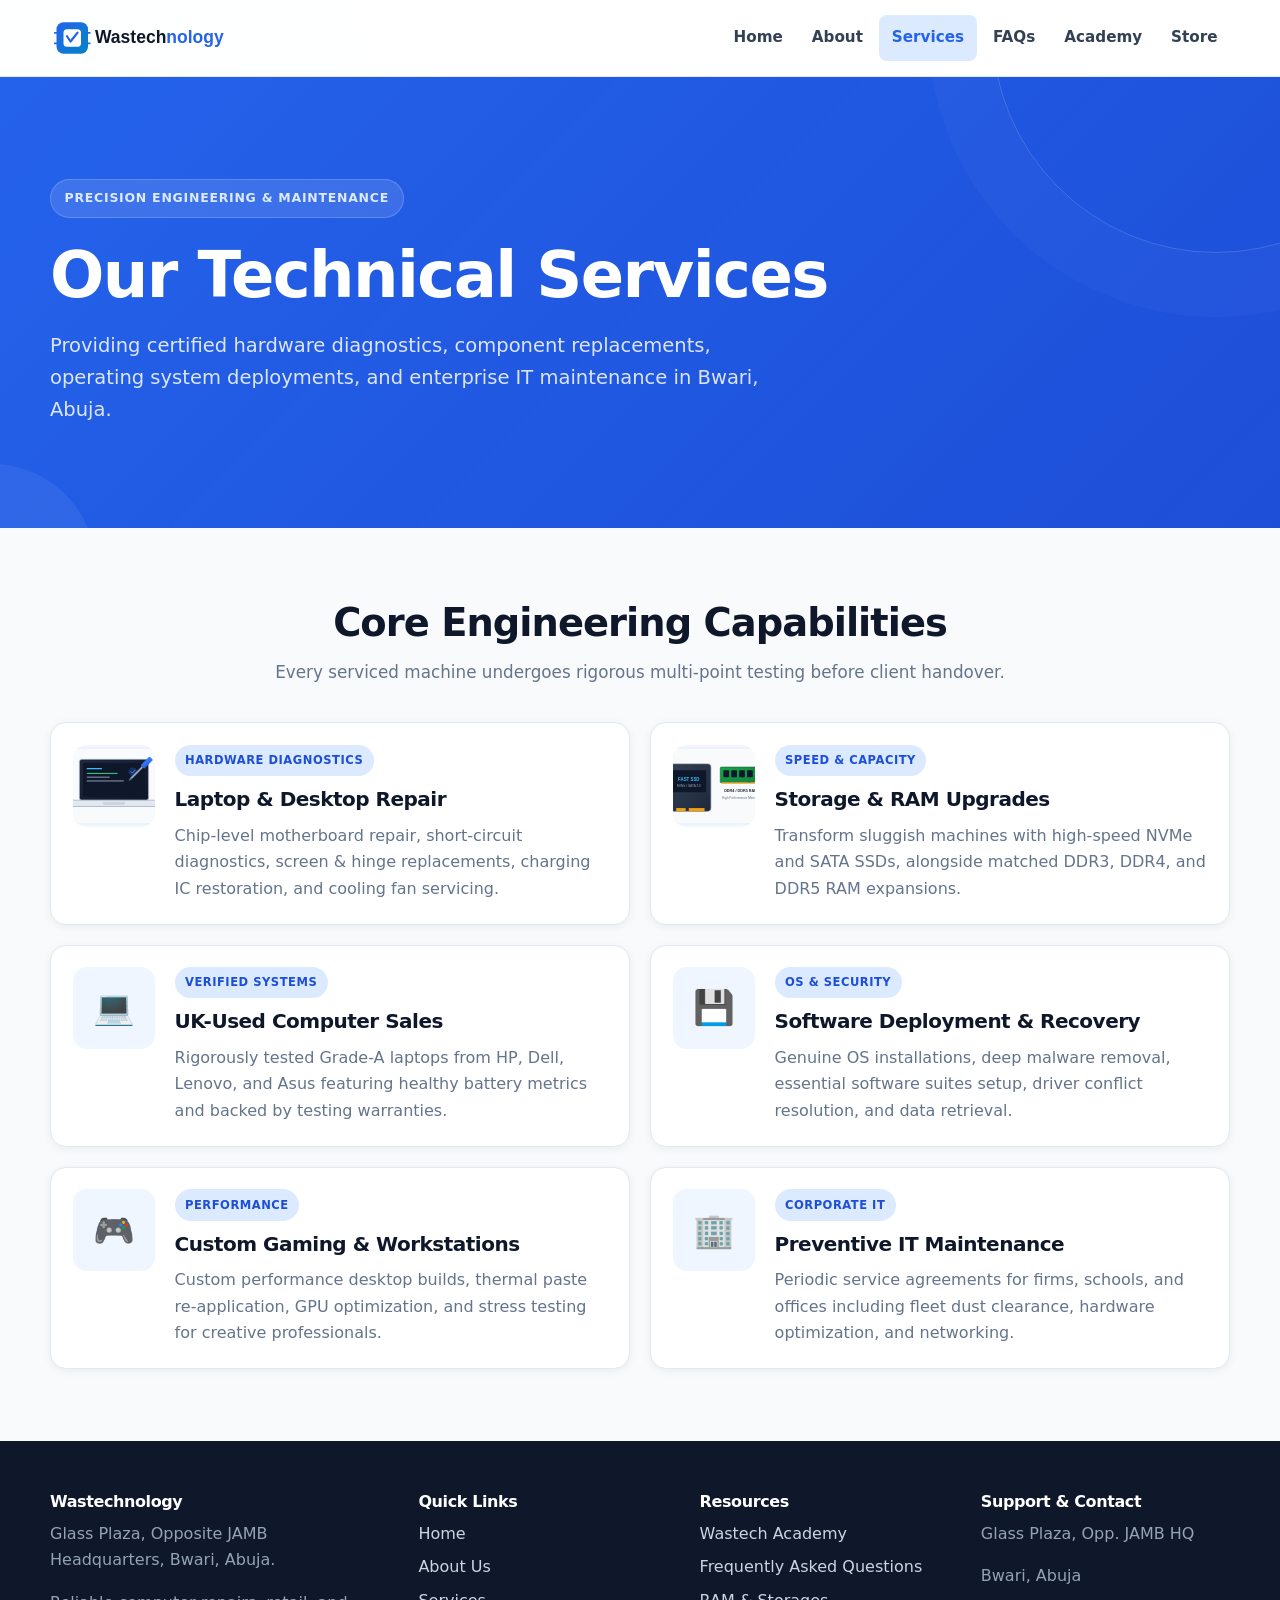
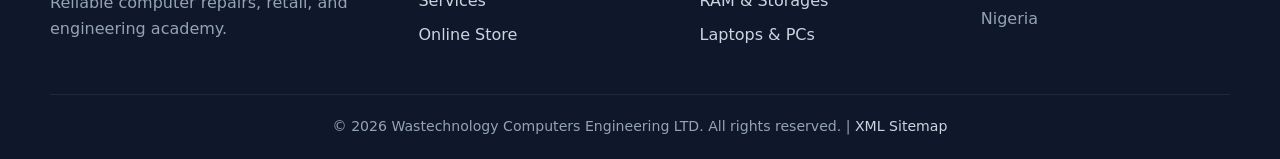
<file: services.html>
<!DOCTYPE html>
<html lang="en">

<head>
    <meta charset="UTF-8">
    <meta name="viewport" content="width=device-width, initial-scale=1.0">
    
    <!-- Primary SEO Meta Tags -->
    <title>Laptop &amp; Computer Repair Services in Bwari, Abuja | Wastechnology</title>
    <meta name="title" content="Laptop &amp; Computer Repair Services in Bwari, Abuja | Wastechnology">
    <meta name="description" content="Certified laptop repair in Bwari, Abuja: Motherboard micro-soldering, screen &amp; hinge replacements, OS installation, thermal servicing, RAM/SSD upgrades &amp; IT maintenance.">
    <meta name="keywords" content="laptop repair Bwari, computer repair Abuja, fix laptop motherboard Bwari, replace laptop screen Abuja, Windows installation Bwari, SSD upgrade Abuja, IT maintenance Bwari">
    <meta name="author" content="Wastechnology Computers Engineering LTD">
    <meta name="robots" content="index, follow, max-snippet:-1, max-image-preview:large, max-video-preview:-1">
    <meta name="theme-color" content="#2563eb">

    <!-- Site favicon -->
    <link rel="icon" href="/favicon.ico" sizes="any">
    <link rel="icon" type="image/png" sizes="96x96" href="/favicon.png">
    <link rel="icon" href="/favicon.svg" type="image/svg+xml">
    <link rel="manifest" href="/site.webmanifest">

    <!-- Canonical URL -->
    <link rel="canonical" href="https://wastechnology.com.ng/services.html">

    <!-- Open Graph / Facebook -->
    <meta property="og:type" content="website">
    <meta property="og:locale" content="en_NG">
    <meta property="og:site_name" content="Wastechnology Computers">
    <meta property="og:url" content="https://wastechnology.com.ng/services.html">
    <meta property="og:title" content="Laptop &amp; Computer Repair Services in Bwari, Abuja | Wastechnology">
    <meta property="og:description" content="Professional computer &amp; laptop repair in Bwari, Abuja. Certified motherboard diagnostics, screen replacement, OS installation, and fast turnaround.">
    <meta property="og:image" content="https://wastechnology.com.ng/assets/og-image.svg">
    <meta property="og:image:width" content="1200">
    <meta property="og:image:height" content="630">
    <meta property="og:image:alt" content="Wastechnology Computer and Laptop Repair Services">

    <!-- Twitter Card -->
    <meta name="twitter:card" content="summary_large_image">
    <meta name="twitter:url" content="https://wastechnology.com.ng/services.html">
    <meta name="twitter:title" content="Laptop &amp; Computer Repair Services in Bwari, Abuja | Wastechnology">
    <meta name="twitter:description" content="Fast and reliable computer repair, hardware upgrades, and chip-level motherboard fixes in Bwari, Abuja.">
    <meta name="twitter:image" content="https://wastechnology.com.ng/assets/og-image.svg">

    <!-- Stylesheet -->
    <link rel="stylesheet" href="style.css">

    <!-- JSON-LD Structured Data (Services) -->
    <script type="application/ld+json">
    {
      "@context": "https://schema.org",
      "@type": "Service",
      "serviceType": "Computer & Laptop Hardware Repair",
      "provider": {
        "@type": "LocalBusiness",
        "name": "Wastechnology Computers Engineering LTD",
        "address": {
          "@type": "PostalAddress",
          "streetAddress": "Glass Plaza, Opposite JAMB Headquarters",
          "addressLocality": "Bwari",
          "addressRegion": "Abuja FCT",
          "addressCountry": "NG"
        }
      },
      "areaServed": {
        "@type": "AdministrativeArea",
        "name": "Bwari, Abuja"
      },
      "hasOfferCatalog": {
        "@type": "OfferCatalog",
        "name": "Computer Engineering Services",
        "itemListElement": [
          {
            "@type": "Offer",
            "itemOffered": {
              "@type": "Service",
              "name": "Laptop & Desktop Motherboard Diagnostics & Repair"
            }
          },
          {
            "@type": "Offer",
            "itemOffered": {
              "@type": "Service",
              "name": "UK-Used Computer Sales and Testing"
            }
          },
          {
            "@type": "Offer",
            "itemOffered": {
              "@type": "Service",
              "name": "Operating System Installation & Virus Neutralization"
            }
          },
          {
            "@type": "Offer",
            "itemOffered": {
              "@type": "Service",
              "name": "Hardware Speed Upgrades (RAM & SSD)"
            }
          }
        ]
      }
    }
    </script>
</head>

<body>
    <div class="page" itemscope itemtype="https://schema.org/LocalBusiness">
        <!-- Header & Semantic Navigation -->
        <header role="banner">
            <nav class="nav-links" role="navigation" aria-label="Main Navigation">
                <div class="brand-logo">
                    <a href="index.html" itemprop="url" aria-label="Wastechnology Home">
                        <img src="assets/logo.svg" alt="Wastechnology Computers Logo" width="180" height="42" decoding="async">
                    </a>
                </div>
                <div class="nav-menu" role="menubar">
                    <a href="index.html" role="menuitem">Home</a>
                    <a href="about.html" role="menuitem">About</a>
                    <a href="services.html" class="active" aria-current="page" role="menuitem">Services</a>
                    <a href="faqs.html" role="menuitem">FAQs</a>
                    <a href="academy.html" role="menuitem">Academy</a>
                    <a href="store.html" role="menuitem">Store</a>
                </div>
            </nav>
        </header>

        <!-- Main Landmark Content -->
        <main role="main">
            <!-- Hero / Greeting -->
            <section class="greeting" role="region" aria-labelledby="services-hero">
                <div class="greeting-wrapper">
                    <span class="greeting-badge">Precision Engineering &amp; Maintenance</span>
                    <div class="greeting-content">
                        <h1 id="services-hero">Our Technical Services</h1>
                        <p>Providing certified hardware diagnostics, component replacements, operating system deployments, and enterprise IT maintenance in Bwari, Abuja.</p>
                    </div>
                </div>
            </section>

            <!-- Services Grid with Microdata, Lazy-loaded Images, Alt Text -->
            <section class="container" role="region" aria-labelledby="services-list-title">
                <div class="section-header">
                    <h2 id="services-list-title">Core Engineering Capabilities</h2>
                    <p>Every serviced machine undergoes rigorous multi-point testing before client handover.</p>
                </div>

                <div class="service-list" role="list">
                    <article class="service-item" role="listitem" itemscope itemtype="https://schema.org/Service">
                        <img src="assets/laptop-repair.svg" alt="Technician troubleshooting motherboard circuitry and replacing laptop parts" class="card-thumb" width="400" height="260" loading="lazy" decoding="async">
                        <span class="card-tag">Hardware Diagnostics</span>
                        <h3 itemprop="name">Laptop &amp; Desktop Repair</h3>
                        <p itemprop="description">
                            Chip-level motherboard repair, short-circuit diagnostics, screen &amp; hinge replacements, charging IC restoration, and cooling fan servicing.
                        </p>
                    </article>

                    <article class="service-item" role="listitem" itemscope itemtype="https://schema.org/Service">
                        <img src="assets/hardware-storage.svg" alt="Genuine RAM modules and fast solid state drives for laptop speed upgrade" class="card-thumb" width="400" height="260" loading="lazy" decoding="async">
                        <span class="card-tag">Speed &amp; Capacity</span>
                        <h3 itemprop="name">Storage &amp; RAM Upgrades</h3>
                        <p itemprop="description">
                            Transform sluggish machines with high-speed NVMe and SATA SSDs, alongside matched DDR3, DDR4, and DDR5 RAM expansions.
                        </p>
                    </article>

                    <article class="service-item" role="listitem" itemscope itemtype="https://schema.org/Service">
                        <div class="service-icon" aria-hidden="true">💻</div>
                        <span class="card-tag">Verified Systems</span>
                        <h3 itemprop="name">UK-Used Computer Sales</h3>
                        <p itemprop="description">
                            Rigorously tested Grade-A laptops from HP, Dell, Lenovo, and Asus featuring healthy battery metrics and backed by testing warranties.
                        </p>
                    </article>

                    <article class="service-item" role="listitem" itemscope itemtype="https://schema.org/Service">
                        <div class="service-icon" aria-hidden="true">💾</div>
                        <span class="card-tag">OS &amp; Security</span>
                        <h3 itemprop="name">Software Deployment &amp; Recovery</h3>
                        <p itemprop="description">
                            Genuine OS installations, deep malware removal, essential software suites setup, driver conflict resolution, and data retrieval.
                        </p>
                    </article>

                    <article class="service-item" role="listitem" itemscope itemtype="https://schema.org/Service">
                        <div class="service-icon" aria-hidden="true">🎮</div>
                        <span class="card-tag">Performance</span>
                        <h3 itemprop="name">Custom Gaming &amp; Workstations</h3>
                        <p itemprop="description">
                            Custom performance desktop builds, thermal paste re-application, GPU optimization, and stress testing for creative professionals.
                        </p>
                    </article>

                    <article class="service-item" role="listitem" itemscope itemtype="https://schema.org/Service">
                        <div class="service-icon" aria-hidden="true">🏢</div>
                        <span class="card-tag">Corporate IT</span>
                        <h3 itemprop="name">Preventive IT Maintenance</h3>
                        <p itemprop="description">
                            Periodic service agreements for firms, schools, and offices including fleet dust clearance, hardware optimization, and networking.
                        </p>
                    </article>
                </div>
            </section>
        </main>

        <!-- Semantic Footer Landmark -->
        <footer role="contentinfo">
            <div class="footer-container">
                <div class="footer-grid">
                    <div class="footer-col">
                        <h4>Wastechnology</h4>
                        <p>Glass Plaza, Opposite JAMB Headquarters, Bwari, Abuja.</p>
                        <p>Reliable computer repairs, retail, and engineering academy.</p>
                    </div>

                    <div class="footer-col">
                        <h4>Quick Links</h4>
                        <ul>
                            <li><a href="index.html">Home</a></li>
                            <li><a href="about.html">About Us</a></li>
                            <li><a href="services.html">Services</a></li>
                            <li><a href="store.html">Online Store</a></li>
                        </ul>
                    </div>

                    <div class="footer-col">
                        <h4>Resources</h4>
                        <ul>
                            <li><a href="academy.html">Wastech Academy</a></li>
                            <li><a href="faqs.html">Frequently Asked Questions</a></li>
                            <li><a href="store.html#ram">RAM &amp; Storages</a></li>
                            <li><a href="store.html#hp">Laptops &amp; PCs</a></li>
                        </ul>
                    </div>

                    <div class="footer-col">
                        <h4>Support &amp; Contact</h4>
                        <address itemscope itemtype="https://schema.org/PostalAddress">
                            <p><span itemprop="streetAddress">Glass Plaza, Opp. JAMB HQ</span></p>
                            <p><span itemprop="addressLocality">Bwari</span>, <span itemprop="addressRegion">Abuja</span></p>
                            <p>Nigeria</p>
                        </address>
                    </div>
                </div>

                <div class="footer-bottom">
                    <p>&copy; 2026 Wastechnology Computers Engineering LTD. All rights reserved. | <a href="sitemap.xml">XML Sitemap</a></p>
                </div>
            </div>
        </footer>
    </div>
</body>

</html>
</file>
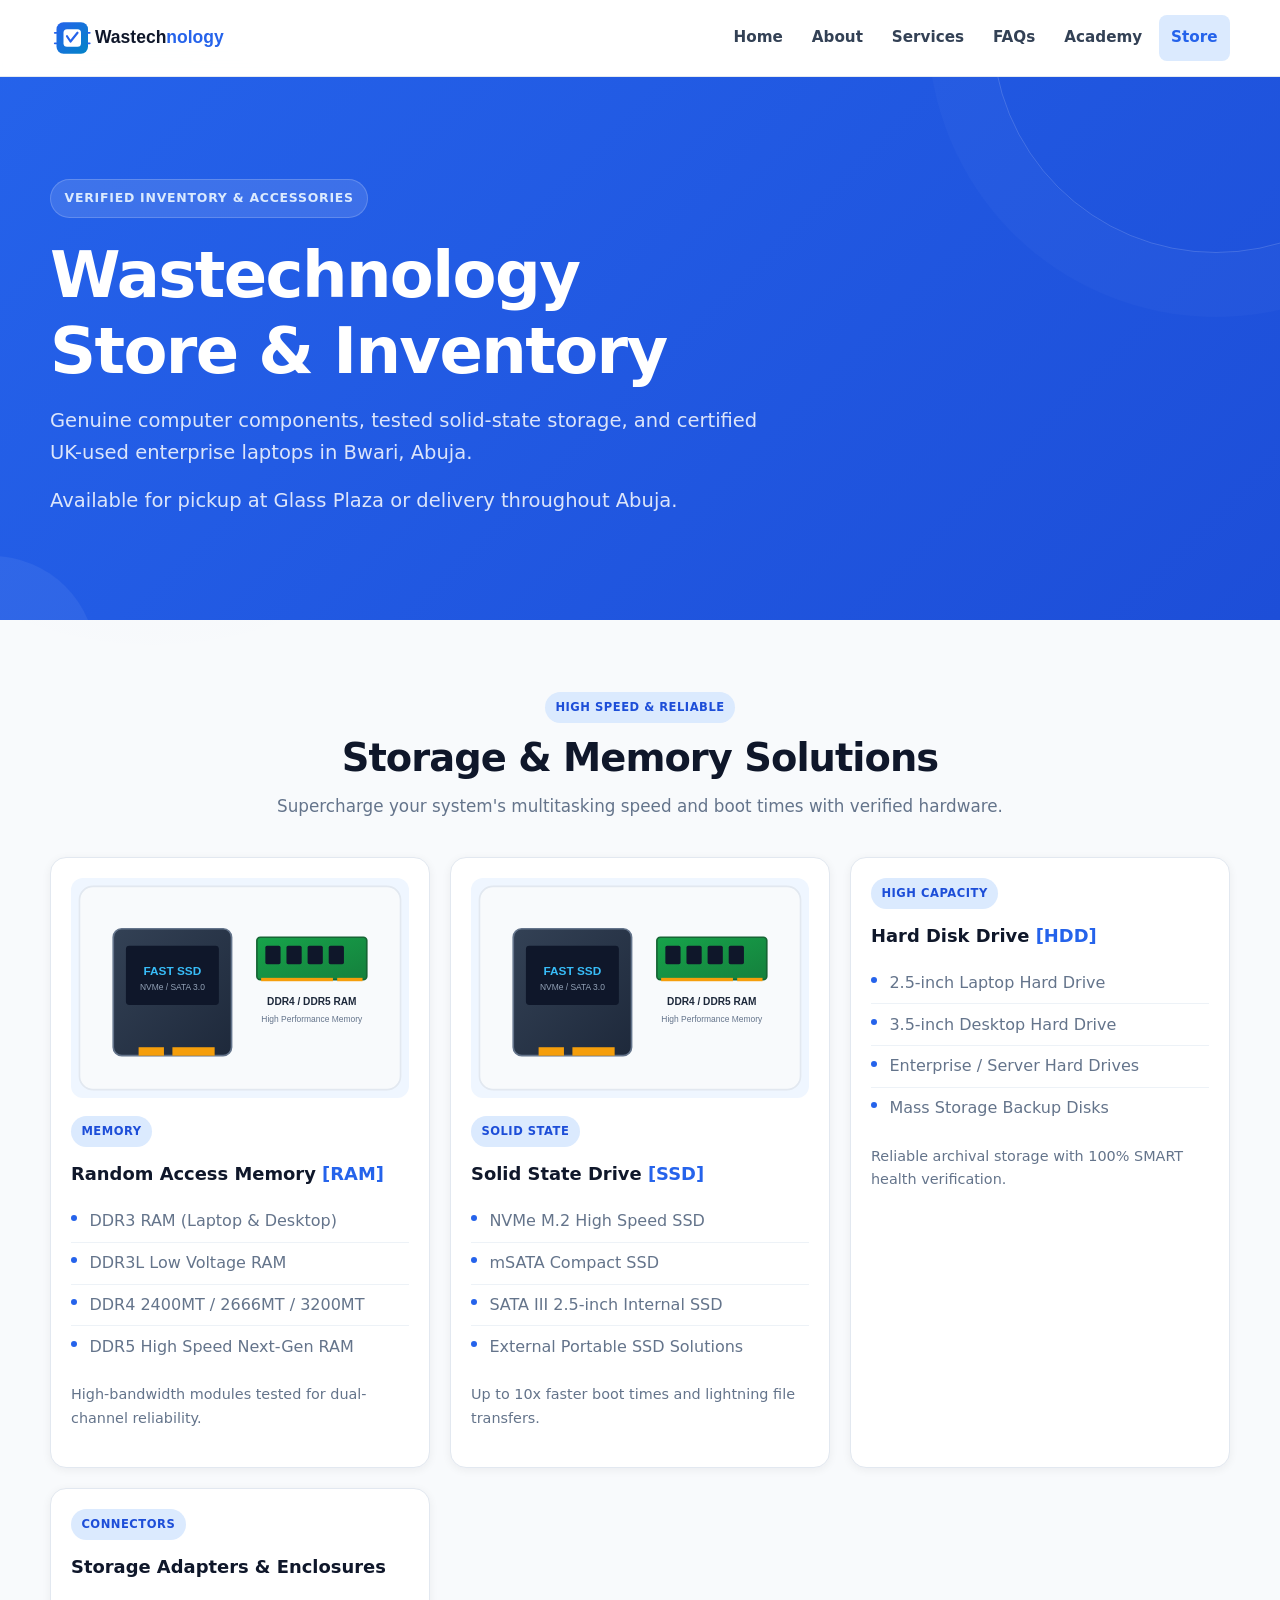
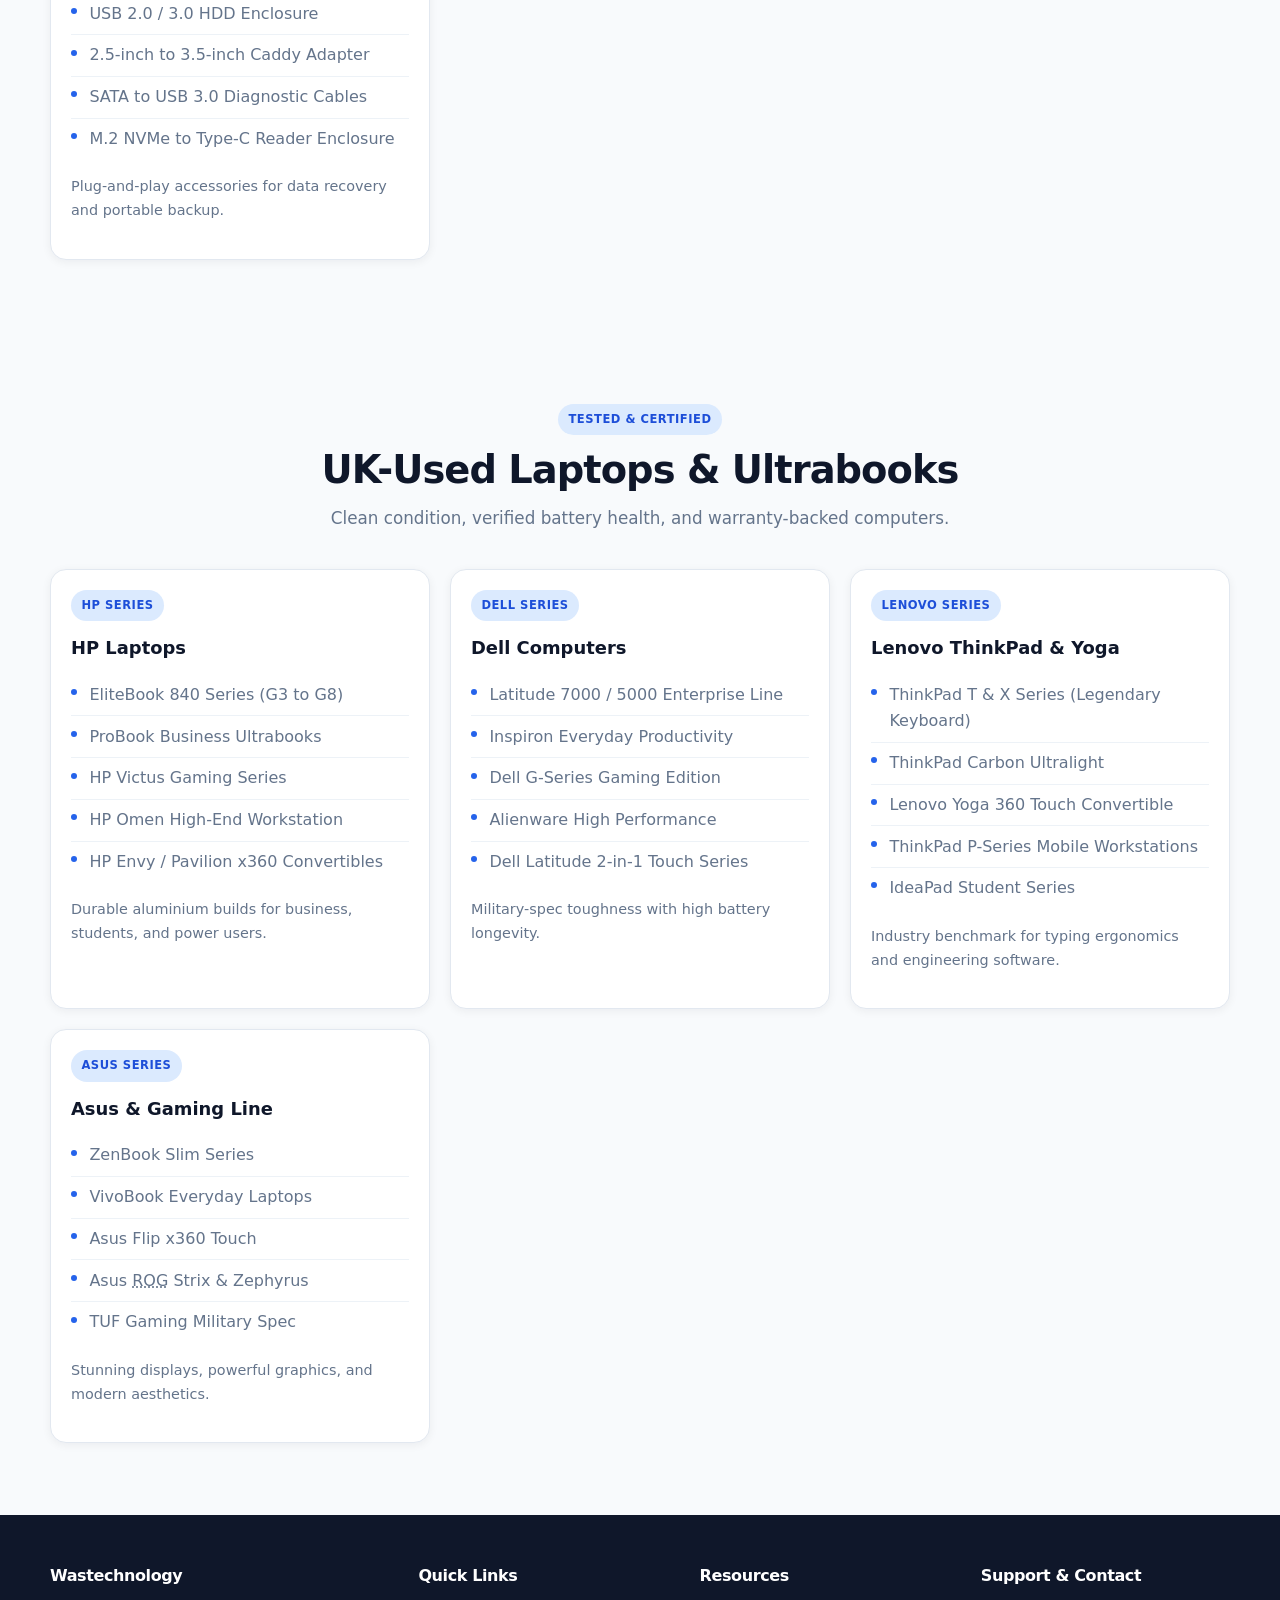
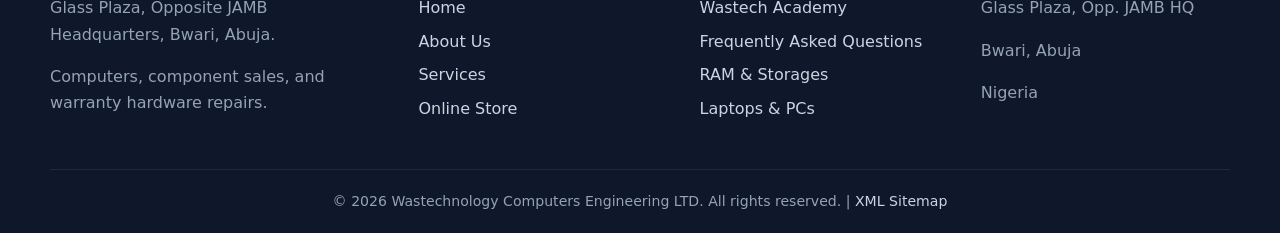
<file: store.html>
<!DOCTYPE html>
<html lang="en">

<head>
    <meta charset="UTF-8">
    <meta name="viewport" content="width=device-width, initial-scale=1.0">
    
    <!-- Primary SEO Meta Tags -->
    <title>Buy UK-Used Laptops, RAM &amp; SSD Storages in Bwari, Abuja | Wastech Store</title>
    <meta name="title" content="Buy UK-Used Laptops, RAM &amp; SSD Storages in Bwari, Abuja | Wastech Store">
    <meta name="description" content="Shop verified UK-used laptops (HP, Dell, Lenovo, Asus), high-speed NVMe SSDs, SATA drives, DDR3/DDR4/DDR5 RAM and connectors at Wastechnology Glass Plaza Bwari Abuja.">
    <meta name="keywords" content="buy laptops Bwari, UK used HP Elitebook Abuja, Dell laptops Bwari, DDR4 RAM Abuja, NVMe SSD price Bwari, laptop battery charger Abuja, Wastechnology store">
    <meta name="author" content="Wastechnology Computers Engineering LTD">
    <meta name="robots" content="index, follow, max-snippet:-1, max-image-preview:large, max-video-preview:-1">
    <meta name="theme-color" content="#2563eb">

    <!-- Site favicon -->
    <link rel="icon" href="/favicon.ico" sizes="any">
    <link rel="icon" type="image/png" sizes="96x96" href="/favicon.png">
    <link rel="icon" href="/favicon.svg" type="image/svg+xml">
    <link rel="manifest" href="/site.webmanifest">

    <!-- Canonical URL -->
    <link rel="canonical" href="https://wastechnology.com.ng/store.html">

    <!-- Open Graph / Facebook -->
    <meta property="og:type" content="website">
    <meta property="og:locale" content="en_NG">
    <meta property="og:site_name" content="Wastechnology Computers">
    <meta property="og:url" content="https://wastechnology.com.ng/store.html">
    <meta property="og:title" content="Buy UK-Used Laptops, RAM &amp; SSD Storages in Bwari, Abuja | Wastech Store">
    <meta property="og:description" content="Verified UK-used laptops, DDR3/DDR4/DDR5 RAM, NVMe/SATA SSDs, and accessories at Glass Plaza, Bwari. Immediate pickup &amp; delivery.">
    <meta property="og:image" content="https://wastechnology.com.ng/assets/og-image.svg">
    <meta property="og:image:width" content="1200">
    <meta property="og:image:height" content="630">
    <meta property="og:image:alt" content="Wastechnology Store Laptops and Storage Hardware">

    <!-- Twitter Card -->
    <meta name="twitter:card" content="summary_large_image">
    <meta name="twitter:url" content="https://wastechnology.com.ng/store.html">
    <meta name="twitter:title" content="Buy UK-Used Laptops, RAM &amp; SSD Storages in Bwari, Abuja | Wastech Store">
    <meta name="twitter:description" content="Shop tested UK-used business laptops, gaming rigs, SSDs, and RAM in Bwari, Abuja.">
    <meta name="twitter:image" content="https://wastechnology.com.ng/assets/og-image.svg">

    <!-- Stylesheet -->
    <link rel="stylesheet" href="style.css">

    <!-- JSON-LD Structured Data (ItemList / Product Catalog) -->
    <script type="application/ld+json">
    {
      "@context": "https://schema.org",
      "@type": "CollectionPage",
      "name": "Wastechnology Computer Store & Inventory",
      "url": "https://wastechnology.com.ng/store.html",
      "mainEntity": {
        "@type": "ItemList",
        "itemListElement": [
          {
            "@type": "Product",
            "position": 1,
            "name": "Random Access Memory (DDR3, DDR4, DDR5)",
            "description": "High performance desktop and laptop RAM modules.",
            "category": "Computer Memory"
          },
          {
            "@type": "Product",
            "position": 2,
            "name": "Solid State Drives (NVMe M.2 & SATA 3.0)",
            "description": "Fast flash storage drives for high-speed computing and OS acceleration.",
            "category": "Computer Storage"
          },
          {
            "@type": "Product",
            "position": 3,
            "name": "Certified UK-Used Laptops (HP, Dell, Lenovo, Asus)",
            "description": "A-Grade business ultrabooks and gaming computers with warranty.",
            "category": "Laptops & Notebooks"
          }
        ]
      }
    }
    </script>
</head>

<body>
    <div class="page" itemscope itemtype="https://schema.org/LocalBusiness">
        <!-- Header & Semantic Navigation -->
        <header role="banner">
            <nav class="nav-links" role="navigation" aria-label="Main Navigation">
                <div class="brand-logo">
                    <a href="index.html" itemprop="url" aria-label="Wastechnology Home">
                        <img src="assets/logo.svg" alt="Wastechnology Computers Logo" width="180" height="42" decoding="async">
                    </a>
                </div>
                <div class="nav-menu" role="menubar">
                    <a href="index.html" role="menuitem">Home</a>
                    <a href="about.html" role="menuitem">About</a>
                    <a href="services.html" role="menuitem">Services</a>
                    <a href="faqs.html" role="menuitem">FAQs</a>
                    <a href="academy.html" role="menuitem">Academy</a>
                    <a href="store.html" class="active" aria-current="page" role="menuitem">Store</a>
                </div>
            </nav>
        </header>

        <!-- Main Landmark Content -->
        <main role="main">
            <!-- Greeting / Store Banner -->
            <section class="greeting" role="region" aria-labelledby="store-hero">
                <div class="greeting-wrapper">
                    <span class="greeting-badge">Verified Inventory &amp; Accessories</span>
                    <div class="greeting-content">
                        <h1 id="store-hero">Wastechnology Store &amp; Inventory</h1>
                        <p>Genuine computer components, tested solid-state storage, and certified UK-used enterprise laptops in Bwari, Abuja.</p>
                        <p>Available for pickup at Glass Plaza or delivery throughout Abuja.</p>
                    </div>
                </div>
            </section>

            <!-- Storage Inventory Section -->
            <section class="container" role="region" aria-labelledby="storage-title">
                <div class="section-header">
                    <span class="card-tag">High Speed &amp; Reliable</span>
                    <h2 id="storage-title">Storage &amp; Memory Solutions</h2>
                    <p>Supercharge your system's multitasking speed and boot times with verified hardware.</p>
                </div>

                <div class="store-items" role="list">
                    <!-- RAM Card -->
                    <article class="card" id="ram" role="listitem" itemscope itemtype="https://schema.org/Product">
                        <img src="assets/hardware-storage.svg" alt="Random Access Memory modules DDR3 DDR4 DDR5" class="card-thumb" width="400" height="260" loading="lazy" decoding="async">
                        <span class="card-tag">Memory</span>
                        <dl>
                            <dt itemprop="name">Random Access Memory <span>[RAM]</span></dt>
                            <dd>DDR3 RAM (Laptop &amp; Desktop)</dd>
                            <dd>DDR3L Low Voltage RAM</dd>
                            <dd>DDR4 2400MT / 2666MT / 3200MT</dd>
                            <dd>DDR5 High Speed Next-Gen RAM</dd>
                        </dl>
                        <p itemprop="description" style="margin-top: 1rem; font-size: 0.9rem;">High-bandwidth modules tested for dual-channel reliability.</p>
                    </article>

                    <!-- SSD Card -->
                    <article class="card" id="ssd" role="listitem" itemscope itemtype="https://schema.org/Product">
                        <img src="assets/hardware-storage.svg" alt="Solid State Drives NVMe M.2 and SATA 3.0" class="card-thumb" width="400" height="260" loading="lazy" decoding="async">
                        <span class="card-tag">Solid State</span>
                        <dl>
                            <dt itemprop="name">Solid State Drive <span>[SSD]</span></dt>
                            <dd>NVMe M.2 High Speed SSD</dd>
                            <dd>mSATA Compact SSD</dd>
                            <dd>SATA III 2.5-inch Internal SSD</dd>
                            <dd>External Portable SSD Solutions</dd>
                        </dl>
                        <p itemprop="description" style="margin-top: 1rem; font-size: 0.9rem;">Up to 10x faster boot times and lightning file transfers.</p>
                    </article>

                    <!-- HDD Card -->
                    <article class="card" id="hdd" role="listitem" itemscope itemtype="https://schema.org/Product">
                        <span class="card-tag">High Capacity</span>
                        <dl>
                            <dt itemprop="name">Hard Disk Drive <span>[HDD]</span></dt>
                            <dd>2.5-inch Laptop Hard Drive</dd>
                            <dd>3.5-inch Desktop Hard Drive</dd>
                            <dd>Enterprise / Server Hard Drives</dd>
                            <dd>Mass Storage Backup Disks</dd>
                        </dl>
                        <p itemprop="description" style="margin-top: 1rem; font-size: 0.9rem;">Reliable archival storage with 100% SMART health verification.</p>
                    </article>

                    <!-- Storage Reader Card -->
                    <article class="card" id="storage-reader" role="listitem" itemscope itemtype="https://schema.org/Product">
                        <span class="card-tag">Connectors</span>
                        <dl>
                            <dt itemprop="name">Storage Adapters &amp; Enclosures</dt>
                            <dd>USB 2.0 / 3.0 HDD Enclosure</dd>
                            <dd>2.5-inch to 3.5-inch Caddy Adapter</dd>
                            <dd>SATA to USB 3.0 Diagnostic Cables</dd>
                            <dd>M.2 NVMe to Type-C Reader Enclosure</dd>
                        </dl>
                        <p itemprop="description" style="margin-top: 1rem; font-size: 0.9rem;">Plug-and-play accessories for data recovery and portable backup.</p>
                    </article>
                </div>
            </section>

            <!-- Laptops & Systems Inventory Section -->
            <section class="container" role="region" aria-labelledby="laptops-title">
                <div class="section-header">
                    <span class="card-tag">Tested &amp; Certified</span>
                    <h2 id="laptops-title">UK-Used Laptops &amp; Ultrabooks</h2>
                    <p>Clean condition, verified battery health, and warranty-backed computers.</p>
                </div>

                <div class="store-items" role="list">
                    <!-- HP -->
                    <article class="card" id="hp" role="listitem" itemscope itemtype="https://schema.org/Product">
                        <span class="card-tag">HP Series</span>
                        <dl>
                            <dt itemprop="name">HP Laptops</dt>
                            <dd>EliteBook 840 Series (G3 to G8)</dd>
                            <dd>ProBook Business Ultrabooks</dd>
                            <dd>HP Victus Gaming Series</dd>
                            <dd>HP Omen High-End Workstation</dd>
                            <dd>HP Envy / Pavilion x360 Convertibles</dd>
                        </dl>
                        <p itemprop="description" style="margin-top: 1rem; font-size: 0.9rem;">Durable aluminium builds for business, students, and power users.</p>
                    </article>

                    <!-- Dell -->
                    <article class="card" id="dell" role="listitem" itemscope itemtype="https://schema.org/Product">
                        <span class="card-tag">Dell Series</span>
                        <dl>
                            <dt itemprop="name">Dell Computers</dt>
                            <dd>Latitude 7000 / 5000 Enterprise Line</dd>
                            <dd>Inspiron Everyday Productivity</dd>
                            <dd>Dell G-Series Gaming Edition</dd>
                            <dd>Alienware High Performance</dd>
                            <dd>Dell Latitude 2-in-1 Touch Series</dd>
                        </dl>
                        <p itemprop="description" style="margin-top: 1rem; font-size: 0.9rem;">Military-spec toughness with high battery longevity.</p>
                    </article>

                    <!-- Lenovo -->
                    <article class="card" id="lenovo" role="listitem" itemscope itemtype="https://schema.org/Product">
                        <span class="card-tag">Lenovo Series</span>
                        <dl>
                            <dt itemprop="name">Lenovo ThinkPad &amp; Yoga</dt>
                            <dd>ThinkPad T &amp; X Series (Legendary Keyboard)</dd>
                            <dd>ThinkPad Carbon Ultralight</dd>
                            <dd>Lenovo Yoga 360 Touch Convertible</dd>
                            <dd>ThinkPad P-Series Mobile Workstations</dd>
                            <dd>IdeaPad Student Series</dd>
                        </dl>
                        <p itemprop="description" style="margin-top: 1rem; font-size: 0.9rem;">Industry benchmark for typing ergonomics and engineering software.</p>
                    </article>

                    <!-- Asus -->
                    <article class="card" id="asus" role="listitem" itemscope itemtype="https://schema.org/Product">
                        <span class="card-tag">Asus Series</span>
                        <dl>
                            <dt itemprop="name">Asus &amp; Gaming Line</dt>
                            <dd>ZenBook Slim Series</dd>
                            <dd>VivoBook Everyday Laptops</dd>
                            <dd>Asus Flip x360 Touch</dd>
                            <dd>Asus <abbr title="Republic of Gamers">ROG</abbr> Strix &amp; Zephyrus</dd>
                            <dd>TUF Gaming Military Spec</dd>
                        </dl>
                        <p itemprop="description" style="margin-top: 1rem; font-size: 0.9rem;">Stunning displays, powerful graphics, and modern aesthetics.</p>
                    </article>
                </div>
            </section>
        </main>

        <!-- Semantic Footer Landmark -->
        <footer role="contentinfo">
            <div class="footer-container">
                <div class="footer-grid">
                    <div class="footer-col">
                        <h4>Wastechnology</h4>
                        <p>Glass Plaza, Opposite JAMB Headquarters, Bwari, Abuja.</p>
                        <p>Computers, component sales, and warranty hardware repairs.</p>
                    </div>

                    <div class="footer-col">
                        <h4>Quick Links</h4>
                        <ul>
                            <li><a href="index.html">Home</a></li>
                            <li><a href="about.html">About Us</a></li>
                            <li><a href="services.html">Services</a></li>
                            <li><a href="store.html">Online Store</a></li>
                        </ul>
                    </div>

                    <div class="footer-col">
                        <h4>Resources</h4>
                        <ul>
                            <li><a href="academy.html">Wastech Academy</a></li>
                            <li><a href="faqs.html">Frequently Asked Questions</a></li>
                            <li><a href="store.html#ram">RAM &amp; Storages</a></li>
                            <li><a href="store.html#hp">Laptops &amp; PCs</a></li>
                        </ul>
                    </div>

                    <div class="footer-col">
                        <h4>Support &amp; Contact</h4>
                        <address itemscope itemtype="https://schema.org/PostalAddress">
                            <p><span itemprop="streetAddress">Glass Plaza, Opp. JAMB HQ</span></p>
                            <p><span itemprop="addressLocality">Bwari</span>, <span itemprop="addressRegion">Abuja</span></p>
                            <p>Nigeria</p>
                        </address>
                    </div>
                </div>

                <div class="footer-bottom">
                    <p>&copy; 2026 Wastechnology Computers Engineering LTD. All rights reserved. | <a href="sitemap.xml">XML Sitemap</a></p>
                </div>
            </div>
        </footer>
    </div>
</body>

</html>
</file>
<file: style.css>
:root {
    --primary: #2563eb;
    --primary-dark: #1d4ed8;
    --primary-soft: #dbeafe;
    --primary-subtle: #bfdbfe;
    --bg-accent-soft: #eff6ff;
    --text: #0f172a;
    --text-muted: #64748b;
    --surface: #ffffff;
    --surface-alt: #f8fafc;
    --border: #e2e8f0;
    --success: #16a34a;
    --shadow-sm: 0 2px 10px rgba(15, 23, 42, 0.06);
    --shadow-md: 0 14px 35px rgba(15, 23, 42, 0.11);
    --radius-sm: 10px;
    --radius-md: 16px;
    --radius-lg: 24px;
    --container: 1180px;
}

*,
*::before,
*::after {
    box-sizing: border-box;
}

html {
    scroll-behavior: smooth;
}

body {
    margin: 0;
    min-width: 320px;
    color: var(--text);
    background:
        radial-gradient(circle at 12% 8%, rgba(37, 99, 235, 0.055), transparent 24rem),
        var(--surface-alt);
    font-family: Inter, ui-sans-serif, system-ui, -apple-system, BlinkMacSystemFont, "Segoe UI", sans-serif;
    line-height: 1.65;
    -webkit-font-smoothing: antialiased;
}

img {
    display: block;
    max-width: 100%;
}

a {
    color: var(--primary);
    text-decoration: none;
}

a:hover {
    color: var(--primary-dark);
}

h1,
h2,
h3,
h4,
p {
    margin-top: 0;
}

h1,
h2,
h3,
h4 {
    line-height: 1.18;
    letter-spacing: -0.025em;
}

h1 {
    margin-bottom: 1rem;
    font-size: clamp(2.25rem, 5vw, 4.25rem);
}

h2 {
    margin-bottom: 0.8rem;
    font-size: clamp(1.75rem, 3vw, 2.5rem);
}

h3 {
    margin-bottom: 0.7rem;
    font-size: 1.25rem;
}

h4 {
    margin-bottom: 0.55rem;
}

p {
    margin-bottom: 1rem;
}

strong {
    color: var(--text);
}

.page {
    min-height: 100vh;
    display: flex;
    flex-direction: column;
}

.page main {
    flex: 1;
}

.container {
    width: min(calc(100% - 2.5rem), var(--container));
    margin-inline: auto;
    padding-block: 4.5rem;
}

header {
    position: sticky;
    z-index: 50;
    top: 0;
    background: rgba(255, 255, 255, 0.92);
    border-bottom: 1px solid rgba(226, 232, 240, 0.9);
    backdrop-filter: blur(14px);
}

.nav-links {
    width: min(calc(100% - 2.5rem), var(--container));
    min-height: 76px;
    margin-inline: auto;
    display: flex;
    align-items: center;
    justify-content: space-between;
    gap: 1.5rem;
}

.brand-logo {
    flex: 0 0 auto;
}

.brand-logo img {
    width: 180px;
    height: 42px;
    object-fit: contain;
}

.nav-menu {
    display: flex;
    align-items: center;
    gap: 0.25rem;
}

.nav-menu a {
    position: relative;
    padding: 0.65rem 0.78rem;
    color: #334155;
    border-radius: 8px;
    font-size: 0.95rem;
    font-weight: 700;
    transition: color 180ms ease, background-color 180ms ease;
}

.nav-menu a:hover {
    color: var(--primary);
    background: var(--bg-accent-soft);
}

.nav-menu a.active {
    color: var(--primary);
    background: var(--primary-soft);
}

.greeting {
    position: relative;
    overflow: hidden;
    background:
        linear-gradient(135deg, rgba(37, 99, 235, 0.97), rgba(29, 78, 216, 0.94)),
        #1d4ed8;
    color: #ffffff;
}

.greeting::before,
.greeting::after {
    content: "";
    position: absolute;
    border-radius: 999px;
    pointer-events: none;
}

.greeting::before {
    width: 28rem;
    height: 28rem;
    right: -10rem;
    top: -17rem;
    border: 1px solid rgba(255, 255, 255, 0.16);
    box-shadow: 0 0 0 4rem rgba(255, 255, 255, 0.025);
}

.greeting::after {
    width: 13rem;
    height: 13rem;
    left: -7rem;
    bottom: -9rem;
    background: rgba(255, 255, 255, 0.06);
}

.greeting-wrapper {
    position: relative;
    z-index: 1;
    width: min(calc(100% - 2.5rem), var(--container));
    margin-inline: auto;
    padding-block: clamp(4rem, 8vw, 7rem);
}

.greeting-badge,
.card-tag,
.academy-badge {
    display: inline-flex;
    align-items: center;
    width: fit-content;
    border-radius: 999px;
    font-weight: 800;
}

.greeting-badge {
    margin-bottom: 1.25rem;
    padding: 0.5rem 0.85rem;
    color: #dbeafe;
    background: rgba(255, 255, 255, 0.12);
    border: 1px solid rgba(255, 255, 255, 0.18);
    font-size: 0.78rem;
    letter-spacing: 0.06em;
    text-transform: uppercase;
}

.greeting-content {
    max-width: 850px;
}

.greeting-content h1 {
    color: #ffffff;
    text-wrap: balance;
}

.greeting-content p {
    max-width: 730px;
    color: rgba(255, 255, 255, 0.84);
    font-size: clamp(1.05rem, 2vw, 1.22rem);
}

.greeting-content p:last-child {
    margin-bottom: 0;
}

.greeting-actions {
    display: flex;
    flex-wrap: wrap;
    gap: 0.75rem;
    margin-top: 2rem;
}

.btn {
    display: inline-flex;
    min-height: 46px;
    align-items: center;
    justify-content: center;
    padding: 0.72rem 1.15rem;
    border: 1px solid transparent;
    border-radius: var(--radius-sm);
    font-weight: 800;
    line-height: 1.2;
    transition: transform 180ms ease, box-shadow 180ms ease, background-color 180ms ease, border-color 180ms ease;
}

.btn:hover {
    transform: translateY(-2px);
}

.btn-primary {
    color: #ffffff;
    background: var(--primary);
    box-shadow: 0 8px 22px rgba(37, 99, 235, 0.24);
}

.btn-primary:hover {
    color: #ffffff;
    background: var(--primary-dark);
}

.greeting .btn-primary {
    color: var(--primary-dark);
    background: #ffffff;
    box-shadow: 0 10px 24px rgba(15, 23, 42, 0.16);
}

.greeting .btn-primary:hover {
    color: var(--primary-dark);
    background: #eff6ff;
}

.btn-outline {
    color: var(--primary);
    background: transparent;
    border-color: var(--primary-subtle);
}

.btn-outline:hover {
    color: var(--primary-dark);
    background: var(--bg-accent-soft);
    border-color: #93c5fd;
}

.greeting .btn-outline {
    color: #ffffff;
    border-color: rgba(255, 255, 255, 0.42);
}

.greeting .btn-outline:hover {
    color: #ffffff;
    background: rgba(255, 255, 255, 0.12);
    border-color: rgba(255, 255, 255, 0.7);
}

.section-header {
    max-width: 760px;
    margin: 0 auto 2.25rem;
    text-align: center;
}

.section-header h1,
.section-header h2 {
    color: var(--text);
}

.section-header p {
    margin-bottom: 0;
    color: var(--text-muted);
    font-size: 1.05rem;
}

.section-header .greeting-badge {
    margin-bottom: 1rem;
    color: var(--primary-dark);
    background: var(--primary-soft);
    border-color: transparent;
}

.grid-cards,
.store-items,
.service-list {
    display: grid;
    gap: 1.25rem;
}

.grid-cards,
.store-items {
    grid-template-columns: repeat(3, minmax(0, 1fr));
}

.service-list {
    grid-template-columns: repeat(2, minmax(0, 1fr));
}

.card,
.service-item,
.faq-item,
.timeline-item,
.address-box {
    border: 1px solid var(--border);
    background: var(--surface);
}

.card,
.service-item {
    min-width: 0;
    border-radius: var(--radius-md);
    box-shadow: var(--shadow-sm);
    transition: transform 220ms ease, box-shadow 220ms ease, border-color 220ms ease;
}

.card {
    display: flex;
    flex-direction: column;
    align-items: flex-start;
    padding: 1.25rem;
}

.card:hover,
.service-item:hover {
    transform: translateY(-5px);
    border-color: var(--primary-subtle);
    box-shadow: var(--shadow-md);
}

.card-thumb {
    width: 100%;
    height: 220px;
    margin-bottom: 1.15rem;
    border-radius: 12px;
    background: var(--bg-accent-soft);
    object-fit: cover;
}

.card-tag,
.academy-badge {
    margin-bottom: 0.75rem;
    padding: 0.38rem 0.65rem;
    color: var(--primary-dark);
    background: var(--primary-soft);
    font-size: 0.72rem;
    letter-spacing: 0.045em;
    text-transform: uppercase;
}

.card h3,
.service-item h3 {
    color: var(--text);
}

.card p,
.service-item p {
    color: var(--text-muted);
}

.card .btn {
    margin-top: auto;
}

.store-items .card {
    scroll-margin-top: 100px;
}

.store-items dl {
    width: 100%;
    margin: 0;
}

.store-items dt {
    margin-bottom: 0.75rem;
    color: var(--text);
    font-size: 1.12rem;
    font-weight: 800;
}

.store-items dt span {
    color: var(--primary);
}

.store-items dd {
    position: relative;
    margin: 0;
    padding: 0.45rem 0 0.45rem 1.15rem;
    color: var(--text-muted);
    border-bottom: 1px solid #edf2f7;
}

.store-items dd:last-of-type {
    border-bottom: 0;
}

.store-items dd::before {
    content: "";
    position: absolute;
    width: 6px;
    height: 6px;
    left: 0;
    top: 0.9rem;
    border-radius: 50%;
    background: var(--primary);
}

.service-item {
    display: grid;
    grid-template-columns: 82px 1fr;
    grid-template-areas:
        "icon tag"
        "icon title"
        "icon text";
    column-gap: 1.25rem;
    align-content: start;
    padding: 1.35rem;
}

.service-item .card-thumb,
.service-item .service-icon {
    grid-area: icon;
    width: 82px;
    height: 82px;
    margin: 0;
}

.service-item .card-thumb {
    border-radius: 14px;
}

.service-item .card-tag {
    grid-area: tag;
}

.service-item h3 {
    grid-area: title;
}

.service-item p {
    grid-area: text;
    margin-bottom: 0;
}

.service-icon {
    display: grid;
    place-items: center;
    border-radius: 14px;
    background: var(--bg-accent-soft);
    font-size: 2.1rem;
}

.timeline {
    position: relative;
    max-width: 860px;
    margin-inline: auto;
}

.timeline::before {
    content: "";
    position: absolute;
    width: 2px;
    height: 100%;
    left: 1.15rem;
    top: 0;
    background: var(--primary-subtle);
}

.timeline-item {
    position: relative;
    margin: 0 0 1.25rem 3.25rem;
    padding: 1.45rem;
    border-radius: var(--radius-md);
}

.timeline-item::before {
    content: "";
    position: absolute;
    width: 14px;
    height: 14px;
    left: -2.48rem;
    top: 1.75rem;
    border: 3px solid var(--surface);
    border-radius: 50%;
    background: var(--primary);
    box-shadow: 0 0 0 3px var(--primary-subtle);
}

.timeline-item p:last-child {
    margin-bottom: 0;
}

.address-box {
    margin-top: 1.25rem;
    padding: 1.15rem;
    border-radius: var(--radius-sm);
    background: var(--bg-accent-soft);
}

.address-box address {
    color: var(--text-muted);
    font-style: normal;
}

.faq-list {
    max-width: 860px;
    margin-inline: auto;
    display: grid;
    gap: 0.85rem;
}

.faq-item {
    overflow: hidden;
    border-radius: var(--radius-md);
    box-shadow: var(--shadow-sm);
}

.faq-item summary {
    position: relative;
    cursor: pointer;
    list-style: none;
    padding: 1.25rem 3.5rem 1.25rem 1.35rem;
    font-weight: 800;
}

.faq-item summary::-webkit-details-marker {
    display: none;
}

.faq-item summary::after {
    content: "+";
    position: absolute;
    width: 30px;
    height: 30px;
    right: 1.25rem;
    top: 50%;
    display: grid;
    place-items: center;
    transform: translateY(-50%);
    border-radius: 50%;
    color: var(--primary);
    background: var(--primary-soft);
    font-size: 1.25rem;
    line-height: 1;
}

.faq-item[open] {
    border-color: var(--primary-subtle);
}

.faq-item[open] summary {
    color: var(--primary-dark);
}

.faq-item[open] summary::after {
    content: "-";
}

.faq-answer {
    padding: 0 1.35rem 1.35rem;
    border-top: 1px solid var(--border);
}

.faq-answer p {
    margin: 1rem 0 0;
    color: var(--text-muted);
}

footer {
    margin-top: auto;
    color: #cbd5e1;
    background: #0f172a;
}

.footer-container {
    width: min(calc(100% - 2.5rem), var(--container));
    margin-inline: auto;
    padding-block: 3.25rem 1.25rem;
}

.footer-grid {
    display: grid;
    grid-template-columns: 1.35fr repeat(3, 1fr);
    gap: 2rem;
}

.footer-col h4 {
    color: #ffffff;
}

.footer-col p,
.footer-col address {
    color: #94a3b8;
}

.footer-col address {
    font-style: normal;
}

.footer-col ul {
    margin: 0;
    padding: 0;
    list-style: none;
}

.footer-col li {
    margin-bottom: 0.45rem;
}

.footer-col a,
.footer-bottom a {
    color: #cbd5e1;
}

.footer-col a:hover,
.footer-bottom a:hover {
    color: #93c5fd;
}

.footer-bottom {
    margin-top: 2.25rem;
    padding-top: 1.25rem;
    border-top: 1px solid #1e293b;
    text-align: center;
}

.footer-bottom p {
    margin: 0;
    color: #94a3b8;
    font-size: 0.88rem;
}

:focus-visible {
    outline: 3px solid #60a5fa;
    outline-offset: 3px;
}

::selection {
    color: #ffffff;
    background: var(--primary);
}

@media (max-width: 980px) {
    .nav-links {
        align-items: flex-start;
        flex-direction: column;
        gap: 0.25rem;
        padding-block: 0.7rem;
    }

    .nav-menu {
        width: 100%;
        overflow-x: auto;
        padding-bottom: 0.15rem;
    }

    .nav-menu a {
        white-space: nowrap;
    }

    .grid-cards,
    .store-items {
        grid-template-columns: repeat(2, minmax(0, 1fr));
    }

    .footer-grid {
        grid-template-columns: repeat(2, minmax(0, 1fr));
    }
}

@media (max-width: 680px) {
    .container {
        width: min(calc(100% - 1.5rem), var(--container));
        padding-block: 3.25rem;
    }

    .nav-links,
    .greeting-wrapper,
    .footer-container {
        width: min(calc(100% - 1.5rem), var(--container));
    }

    .brand-logo img {
        width: 158px;
    }

    .nav-menu {
        gap: 0.15rem;
    }

    .nav-menu a {
        padding-inline: 0.58rem;
        font-size: 0.86rem;
    }

    .greeting-wrapper {
        padding-block: 3.5rem;
    }

    .greeting-actions {
        flex-direction: column;
        align-items: stretch;
    }

    .greeting-actions .btn {
        width: 100%;
    }

    .grid-cards,
    .store-items,
    .service-list,
    .footer-grid {
        grid-template-columns: 1fr;
    }

    .card-thumb {
        height: 200px;
    }

    .service-item {
        grid-template-columns: 64px 1fr;
        column-gap: 1rem;
    }

    .service-item .card-thumb,
    .service-item .service-icon {
        width: 64px;
        height: 64px;
    }

    .service-icon {
        font-size: 1.65rem;
    }

    .timeline::before {
        left: 0.65rem;
    }

    .timeline-item {
        margin-left: 1.8rem;
    }

    .timeline-item::before {
        left: -1.42rem;
    }

    .footer-container {
        padding-top: 2.5rem;
    }
}

@media (prefers-reduced-motion: reduce) {
    html {
        scroll-behavior: auto;
    }

    *,
    *::before,
    *::after {
        transition-duration: 0.01ms !important;
        animation-duration: 0.01ms !important;
        animation-iteration-count: 1 !important;
    }
}

@media print {
    header,
    .greeting-actions,
    footer {
        display: none;
    }

    body,
    .greeting {
        background: #ffffff;
        color: #000000;
    }

    .greeting-content h1,
    .greeting-content p {
        color: #000000;
    }

    .container {
        width: 100%;
        padding-block: 1rem;
    }
}
</file>
